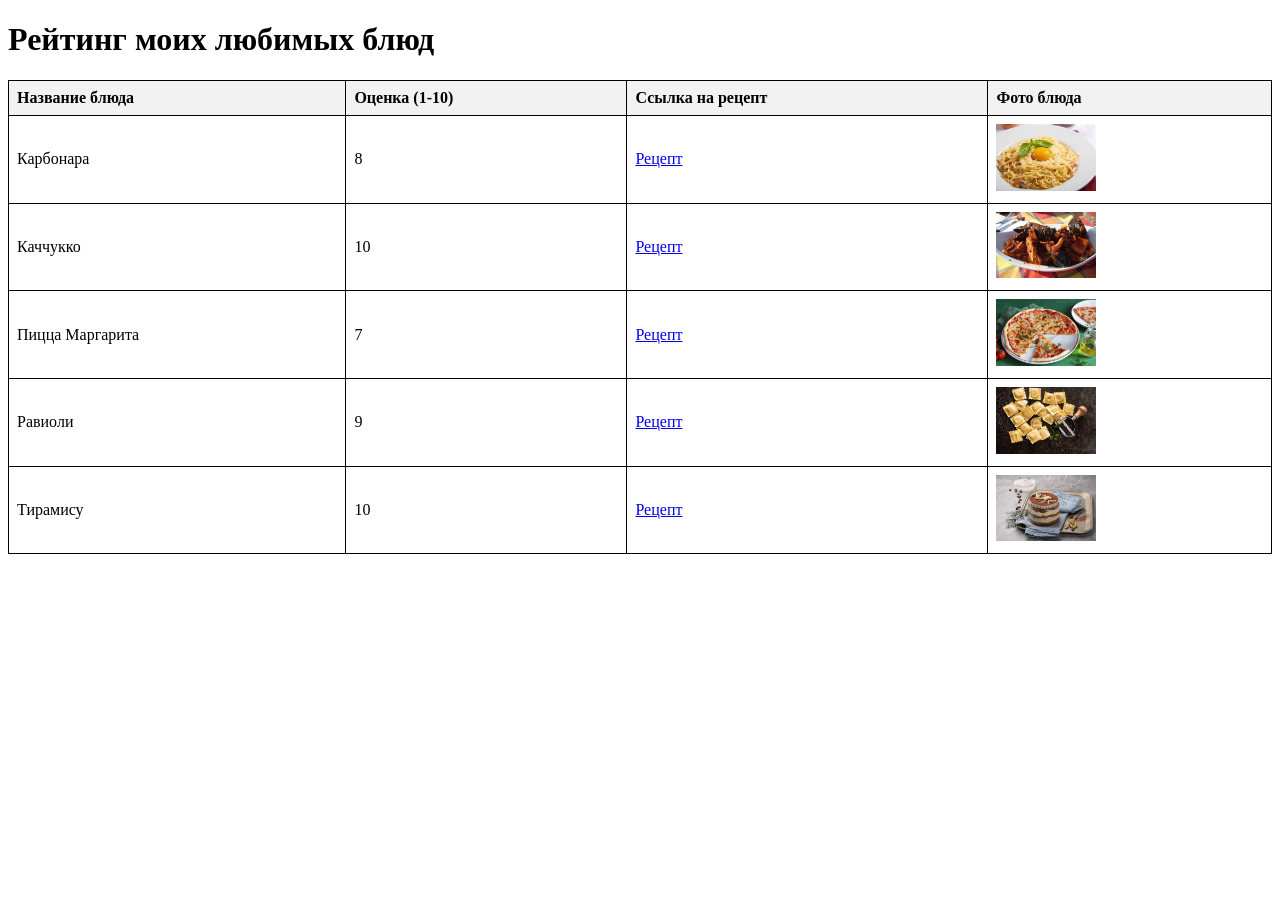
<file: index.html>
<!DOCTYPE html>
<html lang="ru">
<head>
    <meta charset="UTF-8">
    <meta name="viewport" content="width=device-width, initial-scale=1.0">
    <title>Рейтинг блюд</title>
    <style>
        table {
            width: 100%;
            border-collapse: collapse;
        }
        th, td {
            border: 1px solid black;
            padding: 8px;
            text-align: left;
        }
        th {
            background-color: #f2f2f2;
        }
        img {
            max-width: 100%;
            height: auto;
        }
    </style>
</head>
<body>
    <!-- Заголовок страницы -->
    <h1>Рейтинг моих любимых блюд</h1>

    <!-- Таблица с рейтингом блюд -->
    <table>
        <!-- Заголовки столбцов -->
        <tr>
            <th>Название блюда</th>
            <th>Оценка (1-10)</th>
            <th>Ссылка на рецепт</th>
            <th>Фото блюда</th>
        </tr>
        <!-- Первая строка данных -->
        <tr>
            <td>Карбонара</td>
            <td>8</td>
            <td><a href="https://lafoy.ru/blyuda-italyanskoy-kuhni-recepty-1548?ysclid=meofl042ny339164509">Рецепт</a></td>
            <td><a href="https://cloud.mail.ru/public/acHD/4rHN6trkG"  target="_blank"><img src="img/Карбонара.jpg" width="100" alt="Карбонара"></a></td>
        </tr>
        <!-- Вторая строка данных -->
        <tr>
            <td>Каччукко</td>
            <td>10</td>
            <td><a href="https://lafoy.ru/blyuda-italyanskoy-kuhni-recepty-1548?ysclid=meofl042ny339164509">Рецепт</a></td>
            <td><a href="https://cloud.mail.ru/public/uWXW/hL62FCieu" target="_blank"><img src="img/Каччукко.jpg" width="100" alt="Каччукко"></a></td>
        </tr>
        <!-- Третья строка данных -->
        <tr>
            <td>Пицца Маргарита</td>
            <td>7</td>
            <td><a href="https://lafoy.ru/blyuda-italyanskoy-kuhni-recepty-1548?ysclid=meofl042ny339164509">Рецепт</a></td>
            <td><a href="https://cloud.mail.ru/public/XS9Z/qEYfUo7X3" target="_blank"><img src="img/Пицца Маргарита.jpg" width="100" alt="Пицца Маргарита"></a></td>
        </tr>
        <!-- Четвертая строка данных -->
        <tr>
            <td>Равиоли</td>
            <td>9</td>
            <td><a href="https://lafoy.ru/blyuda-italyanskoy-kuhni-recepty-1548?ysclid=meofl042ny339164509">Рецепт</a></td>
            <td><a href="https://cloud.mail.ru/public/4qYf/W8x1v3fXc" target="_blank"><img src="img/Равиоли.jpg" width="100" alt="Равиоли"></a></td>
        </tr>
        <!-- Пятая строка данных -->
        <tr>
            <td>Тирамису</td>
            <td>10</td>
            <td><a href="https://lafoy.ru/blyuda-italyanskoy-kuhni-recepty-1548?ysclid=meofl042ny339164509">Рецепт</a></td>
            <td><a href="https://cloud.mail.ru/public/jMVh/oGwXJQApG" target="_blank"><img src="img/Тирамису.jpg" width="100" alt=""></a></td>
        </tr>
    </table>
</body>
</html>
</file>
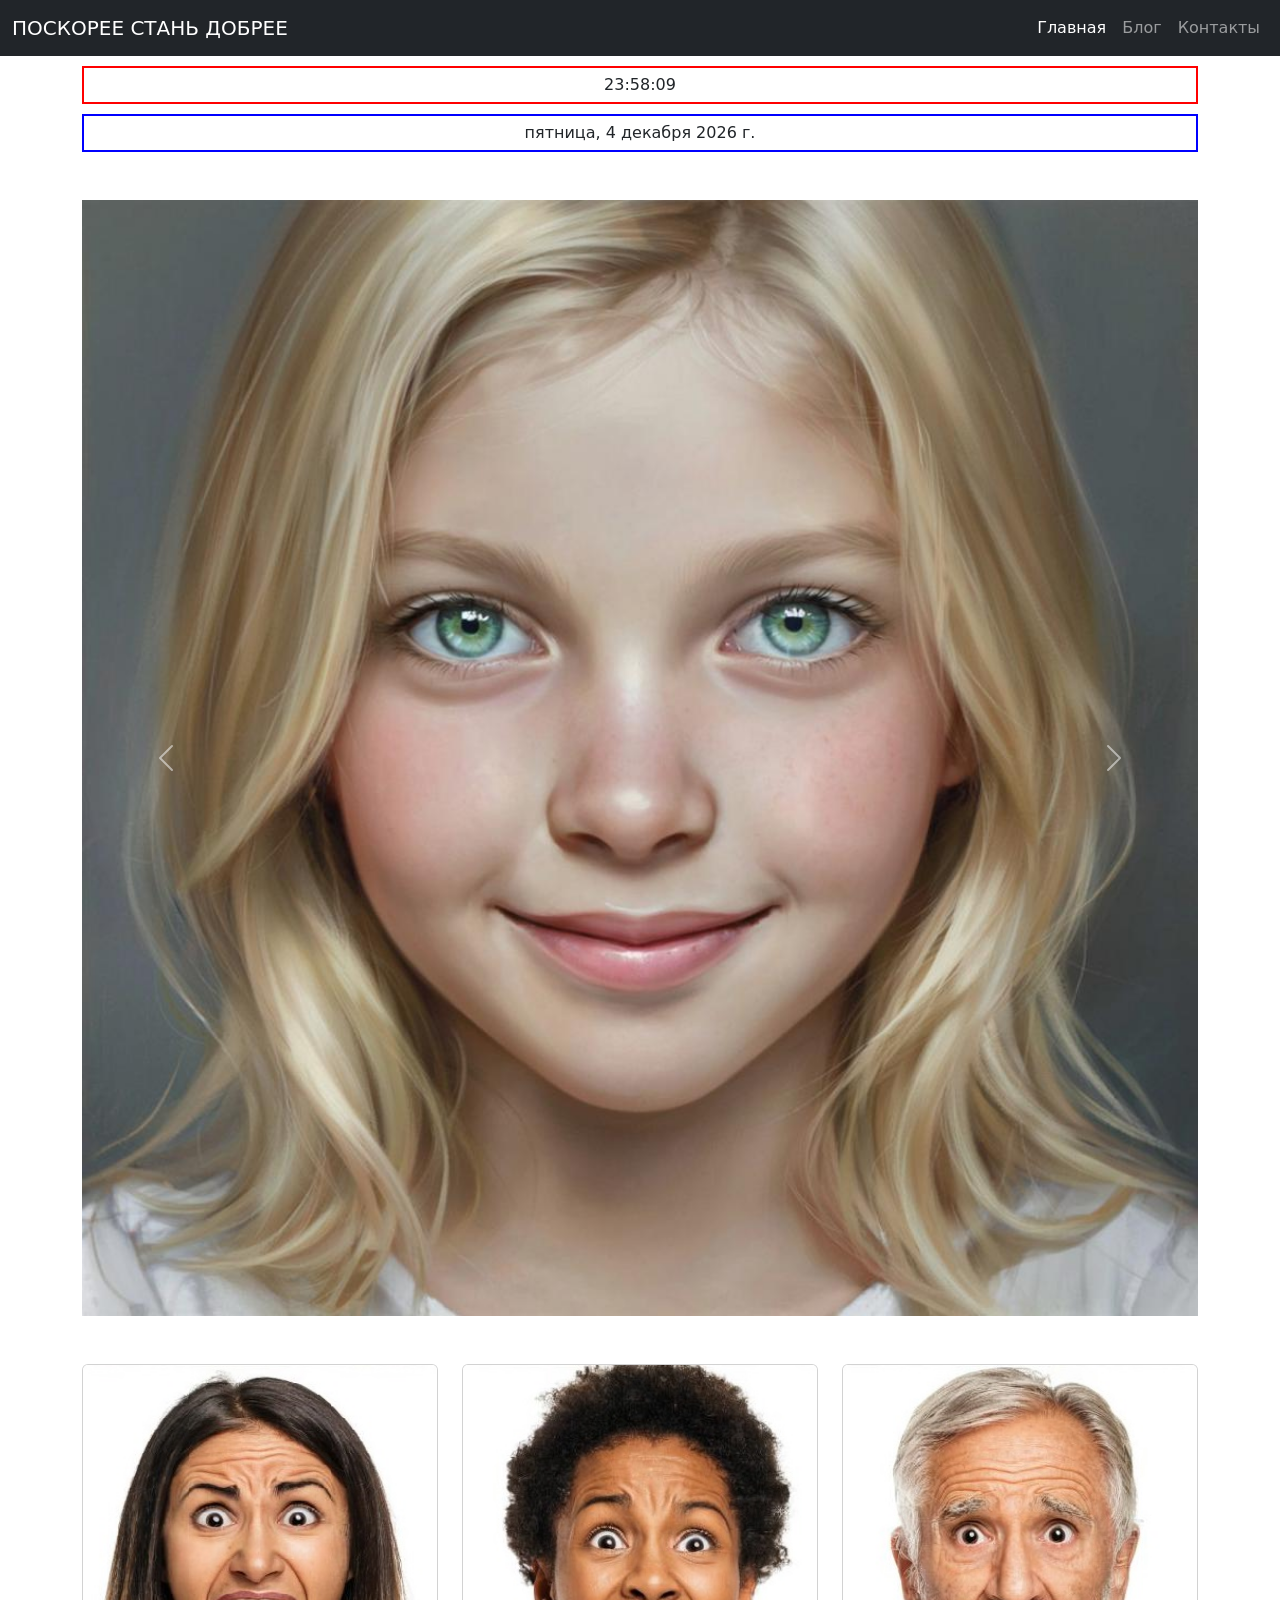
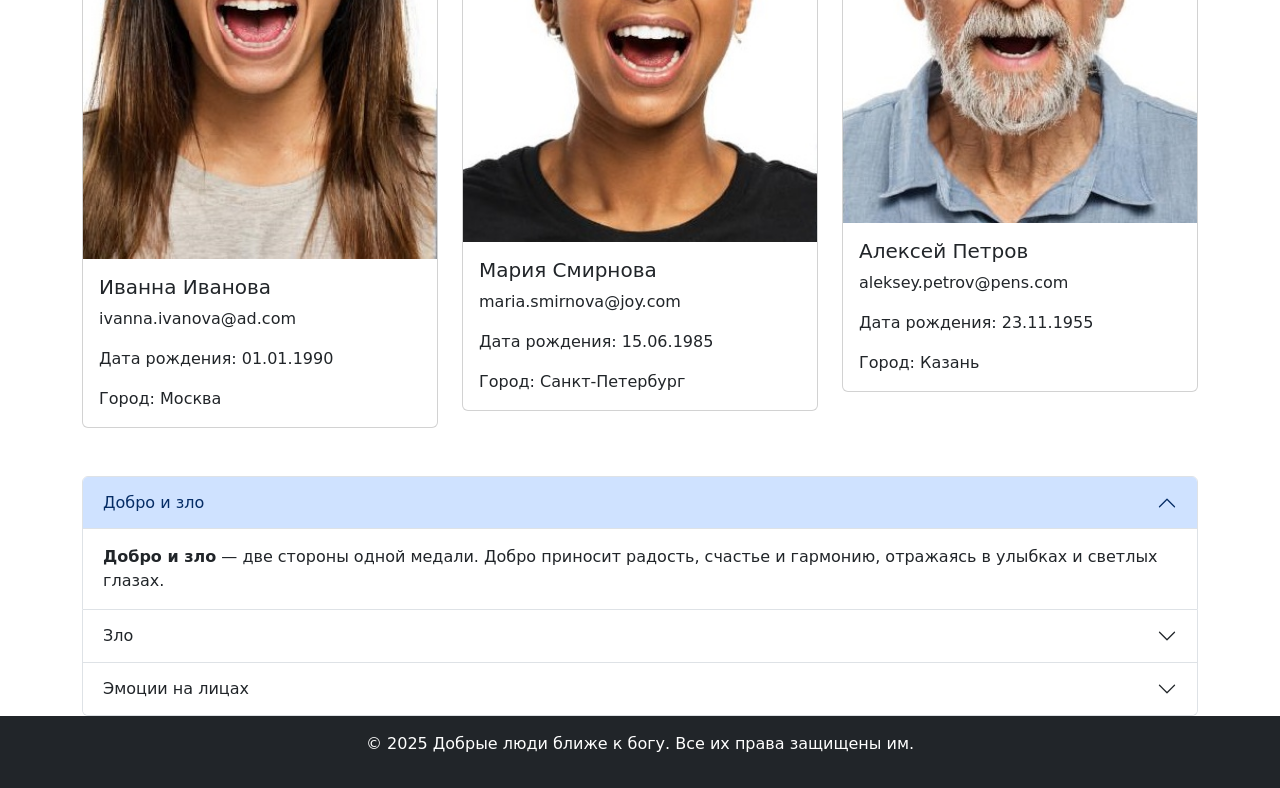
<file: templates/index.html>
<!DOCTYPE html>
<html lang="en">
<head>
    <meta charset="UTF-8">
    <meta name="viewport" content="width=device-width, initial-scale=1">
    <title>Главная страница</title>
    <link href="https://cdn.jsdelivr.net/npm/bootstrap@5.3.3/dist/css/bootstrap.min.css" rel="stylesheet" integrity="sha384-QWTKZyjpPEjISv5WaRU9OFeRpok6YctnYmDr5pNlyT2bRjXh0JMhjY6hW+ALEwIH" crossorigin="anonymous">
       <style>
        #currentTime, #currentDate {
            display: block;
            text-align: center;
            margin: 10px 0;
        }
        #currentTime {
            border: 2px solid red;
            padding: 5px;
        }
        #currentDate {
            border: 2px solid blue;
            padding: 5px;
        }
    </style>
</head>
<body>

    <!-- Шапка сайта -->
    <nav class="navbar navbar-expand-lg navbar-dark bg-dark">
        <div class="container-fluid">
            <a class="navbar-brand" href="#">ПОСКОРЕЕ СТАНЬ ДОБРЕЕ</a>
            <button class="navbar-toggler" type="button" data-bs-toggle="collapse" data-bs-target="#navbarNav" aria-controls="navbarNav" aria-expanded="false" aria-label="Toggle navigation">
                <span class="navbar-toggler-icon"></span>
            </button>
            <div class="collapse navbar-collapse" id="navbarNav">
                <ul class="navbar-nav ms-auto">
                    <li class="nav-item">
                        <a class="nav-link active" href="/">Главная</a>
                    </li>
                    <li class="nav-item">
                        <a class="nav-link" href="/blog/">Блог</a>
                    </li>
                    <li class="nav-item">
                        <a class="nav-link" href="/contacts/">Контакты</a>
                    </li>
                </ul>
            </div>
        </div>
    </nav>

    <!-- Основной контент -->
        <!-- Вывод текущего времени и даты -->
    <div class="container">
        <div id="currentTime"></div>
        <div id="currentDate"></div>
    </div>

    <!-- Основной контент -->
    <div class="container mt-5">
        <!-- Секция слайдера -->
        <div id="carouselExampleControls" class="carousel slide" data-bs-ride="carousel">
            <div class="carousel-inner">
                <div class="carousel-item active">
                    <img src="../static/image/w3.jpg"  class="d-block w-100" alt="...">
                </div>
                <div class="carousel-item">
                    <img src="../static/image/m2.jpg" class="d-block w-100" alt="...">
                </div>
                <div class="carousel-item">
                    <img src="../static/image/m3.jpg" class="d-block w-100" alt="...">
                </div>
            </div>
            <button class="carousel-control-prev" type="button" data-bs-target="#carouselExampleControls" data-bs-slide="prev">
                <span class="carousel-control-prev-icon" aria-hidden="true"></span>
                <span class="visually-hidden">Previous</span>
            </button>
            <button class="carousel-control-next" type="button" data-bs-target="#carouselExampleControls" data-bs-slide="next">
                <span class="carousel-control-next-icon" aria-hidden="true"></span>
                <span class="visually-hidden">Next</span>
            </button>
        </div>

        <!-- Секция с карточками -->
        <div class="row mt-5">
            <div class="col-md-4">
                <div class="card">
                    <img src="../static/image/w2.jpg" class="card-img-top" alt="User 1">
                    <div class="card-body">
                        <h5 class="card-title">Иванна Иванова</h5>
                        <p class="card-text">ivanna.ivanova@ad.com</p>
                        <p class="card-text">Дата рождения: 01.01.1990</p>
                        <p class="card-text">Город: Москва</p>
                    </div>
                </div>
            </div>
            <div class="col-md-4">
                <div class="card">
                    <img src="../static/image/w1.jpg" class="card-img-top" alt="User 2">
                    <div class="card-body">
                        <h5 class="card-title">Мария Смирнова</h5>
                        <p class="card-text">maria.smirnova@joy.com</p>
                        <p class="card-text">Дата рождения: 15.06.1985</p>
                        <p class="card-text">Город: Санкт-Петербург</p>
                    </div>
                </div>
            </div>
            <div class="col-md-4">
                <div class="card">
                    <img src="../static/image/m1.jpg" class="card-img-top" alt="User 3">
                    <div class="card-body">
                        <h5 class="card-title">Алексей Петров</h5>
                        <p class="card-text">aleksey.petrov@pens.com</p>
                        <p class="card-text">Дата рождения: 23.11.1955</p>
                        <p class="card-text">Город: Казань</p>
                    </div>
                </div>
            </div>
        </div>

        <!-- Секция аккордеона -->
        <div class="accordion mt-5" id="accordionExample">
            <div class="accordion-item">
                <h2 class="accordion-header" id="headingOne">
                    <button class="accordion-button" type="button" data-bs-toggle="collapse" data-bs-target="#collapseOne" aria-expanded="true" aria-controls="collapseOne">
                        Добро и зло
                    </button>
                </h2>
                <div id="collapseOne" class="accordion-collapse collapse show" aria-labelledby="headingOne" data-bs-parent="#accordionExample">
                    <div class="accordion-body">
                        <strong>Добро и зло</strong>  — две стороны одной медали. Добро приносит радость, счастье и гармонию, отражаясь в улыбках и светлых глазах.
                    </div>
                </div>
            </div>
            <div class="accordion-item">
                <h2 class="accordion-header" id="headingTwo">
                    <button class="accordion-button collapsed" type="button" data-bs-toggle="collapse" data-bs-target="#collapseTwo" aria-expanded="false" aria-controls="collapseTwo">
                        Зло
                    </button>
                </h2>
                <div id="collapseTwo" class="accordion-collapse collapse" aria-labelledby="headingTwo" data-bs-parent="#accordionExample">
                    <div class="accordion-body">
                        <strong>Зло</strong> , напротив, вызывает страх, боль и страдания, оставляя следы на лицах в виде морщин и печали.
                    </div>
                </div>
            </div>
            <div class="accordion-item">
                <h2 class="accordion-header" id="headingThree">
                    <button class="accordion-button collapsed" type="button" data-bs-toggle="collapse" data-bs-target="#collapseThree" aria-expanded="false" aria-controls="collapseThree">
                        Эмоции на лицах
                    </button>
                </h2>
                <div id="collapseThree" class="accordion-collapse collapse" aria-labelledby="headingThree" data-bs-parent="#accordionExample">
                    <div class="accordion-body">
                        <strong>Эмоции на лицах</strong>  — это зеркало души, показывающее, что внутри нас живет добро или зло. Эмоции на лицах — это не просто мимолетные выражения, а глубокие отражения внутреннего мира человека. Улыбка может согреть сердце, а взгляд, полный грусти, передать всю глубину пережитого. Лицо — это книга, в которой можно прочитать историю жизни, наполненную радостью, болью, надеждой и отчаянием.
                    </div>
                </div>
            </div>
        </div>
    </div>

    <!-- Футер -->
    <footer class="bg-dark text-white text-center py-3">
        <div class="container">
            <p>© 2025 Добрые люди ближе к богу. Все их права защищены им.</p>
        </div>
    </footer>

    <script src="https://cdn.jsdelivr.net/npm/bootstrap@5.3.3/dist/js/bootstrap.bundle.min.js" integrity="sha384-YvpcrYf0tY3lHB60NNkmXc5s9fDVZLESaAA55NDzOxhy9GkcIdslK1eN7N6jIeHz" crossorigin="anonymous"></script>

    <!-- Скрипт для отображения текущего времени и даты -->
    <script>
        function updateTime() {
            const now = new Date();
            const optionsTime = { hour: 'numeric', minute: 'numeric', second: 'numeric' };
            const optionsDate = { weekday: 'long', year: 'numeric', month: 'long', day: 'numeric' };
            const formattedTime = now.toLocaleTimeString('ru-RU', optionsTime);
            const formattedDate = now.toLocaleDateString('ru-RU', optionsDate);
            document.getElementById('currentTime').innerText = formattedTime;
            document.getElementById('currentDate').innerText = formattedDate;
        }

        // Обновляем время и дату при загрузке страницы
        updateTime();

        // Обновляем время каждую секунду
        setInterval(updateTime, 1000);
    </script>
</body>
</html>
</file>
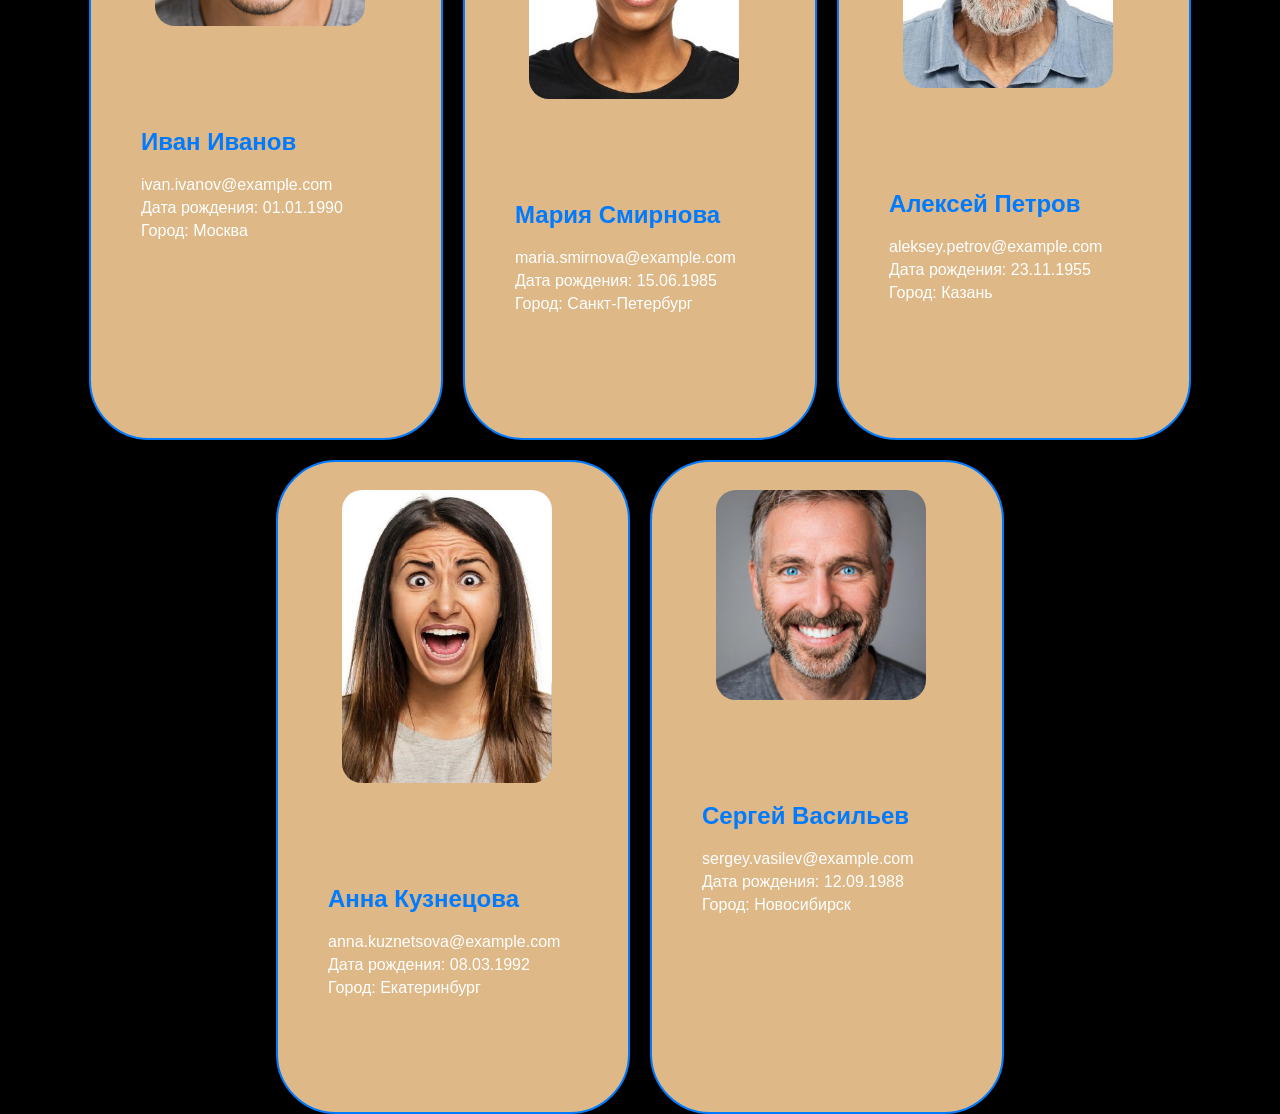
<file: index2.html>
<!DOCTYPE html>
<html lang="en">
<head>
    <meta charset="UTF-8">
    <meta name="viewport" content="width=device-width, initial-scale=1.0">
    <title>Карточки пользователей</title>
    <link rel="stylesheet" href="style2.css">
</head>
<body>
    <div class="container">
        <div class="card">
            <div class="photo">
                <img src="img/m3.jpg" width="100"  alt="User 1">
            </div>
            <div class="info">
                <h2>Иван Иванов</h2>
                <p>ivan.ivanov@example.com</p>
                <p>Дата рождения: 01.01.1990</p>
                <p>Город: Москва</p>
            </div>
        </div>
        <div class="card">
            <div class="photo">
                <img src="img/w1.jpg" width="100" alt="User 2">
            </div>
            <div class="info">
                <h2>Мария Смирнова</h2>
                <p>maria.smirnova@example.com</p>
                <p>Дата рождения: 15.06.1985</p>
                <p>Город: Санкт-Петербург</p>
            </div>
        </div>
        <div class="card">
            <div class="photo">
                <img src="img/m1.jpg"   alt="User 3">
            </div>
            <div class="info">
                <h2>Алексей Петров</h2>
                <p>aleksey.petrov@example.com</p>
                <p>Дата рождения: 23.11.1955</p>
                <p>Город: Казань</p>
            </div>
        </div>
        <div class="card">
            <div class="photo">
                <img src="img/w2.jpg"  alt="User 4">
            </div>
            <div class="info">
                <h2>Анна Кузнецова</h2>
                <p>anna.kuznetsova@example.com</p>
                <p>Дата рождения: 08.03.1992</p>
                <p>Город: Екатеринбург</p>
            </div>
        </div>
        <div class="card">
            <div class="photo">
                <img src="img/m2.jpg" alt="User 5">
            </div>
            <div class="info">
                <h2>Сергей Васильев</h2>
                <p>sergey.vasilev@example.com</p>
                <p>Дата рождения: 12.09.1988</p>
                <p>Город: Новосибирск</p>
            </div>
        </div>
    </div>
</body>
</html>
</file>
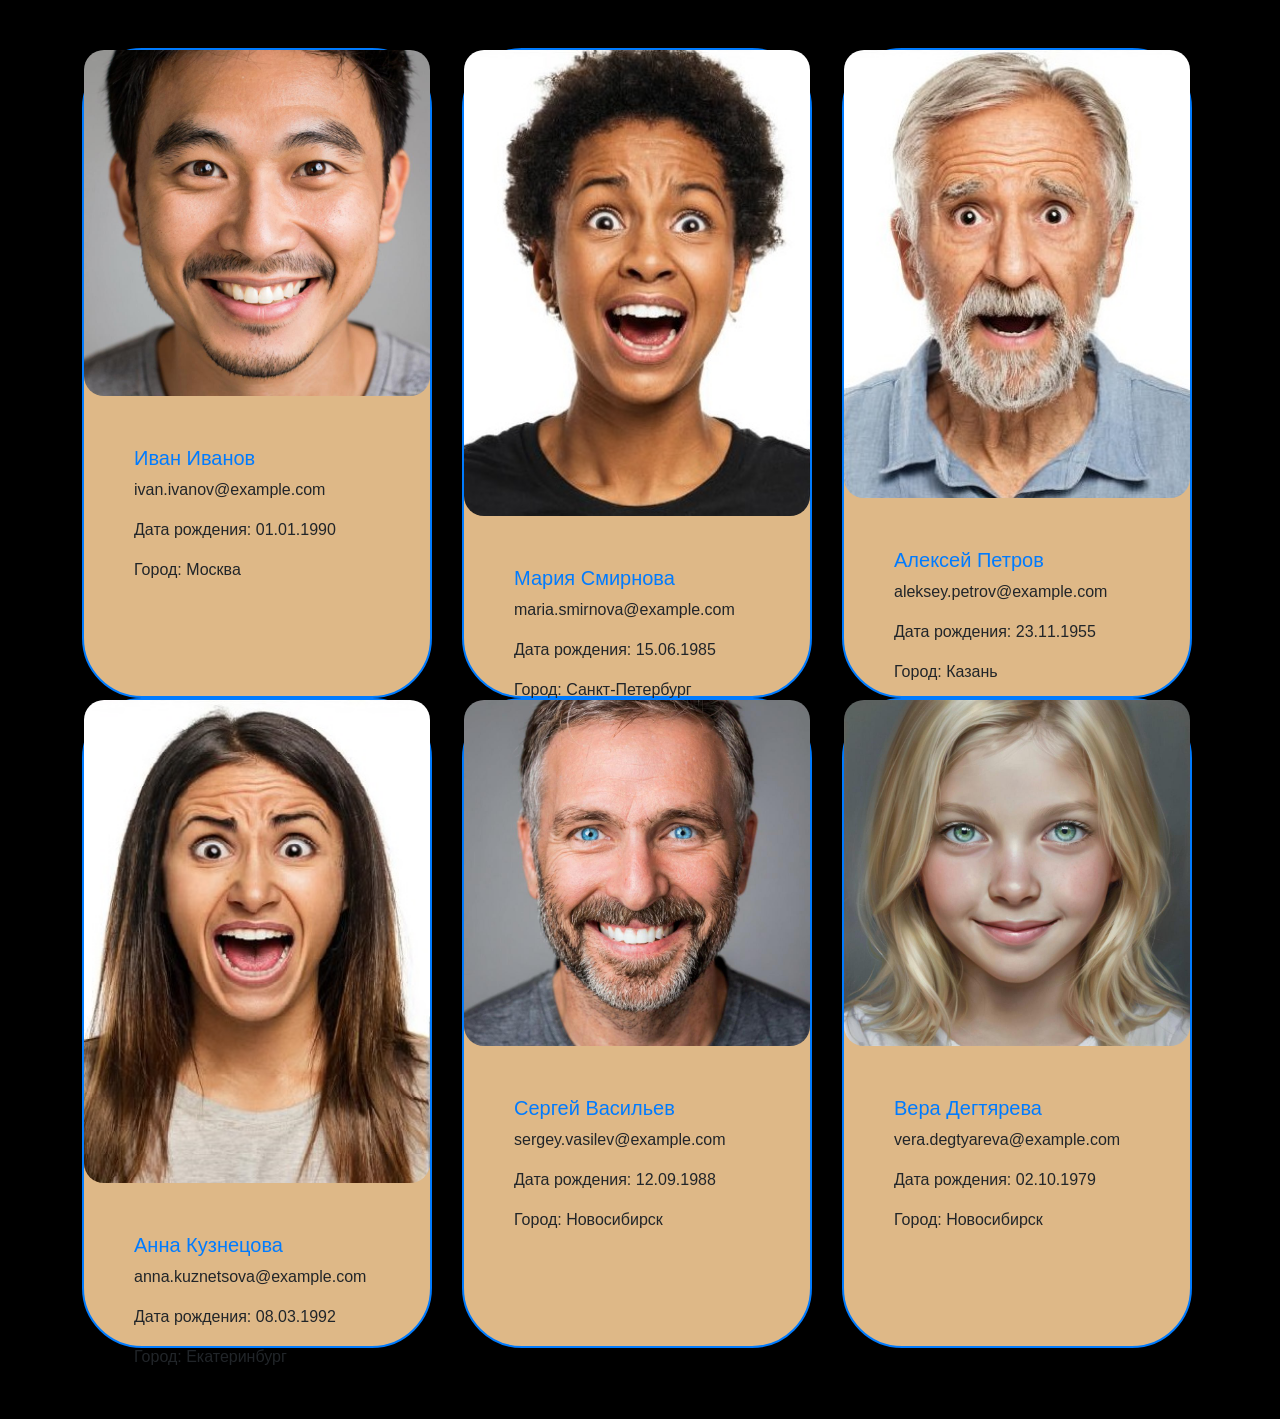
<file: index3.html>
<!DOCTYPE html>
<html lang="en">
<head>
    <meta charset="UTF-8">
    <meta name="viewport" content="width=device-width, initial-scale=1">
    <title>Карточки пользователей</title>
    <link href="https://cdn.jsdelivr.net/npm/bootstrap@5.3.3/dist/css/bootstrap.min.css" rel="stylesheet" integrity="sha384-QWTKZyjpPEjISv5WaRU9OFeRpok6YctnYmDr5pNlyT2bRjXh0JMhjY6hW+ALEwIH" crossorigin="anonymous">
    <style>
        body {
            background-color: #000;
            color: white;
            font-family: Arial, sans-serif;
            margin: 0;
        }

        .card {
            background-color: burlywood;
            border: 2px solid #007BFF;
            border-radius: 60px;
            transition: transform 0.3s ease;
            height: 650px;
            width: 350px;
        }

        .card:hover {
            transform: scale(1.05);
        }

        .card .card-body {
            padding: 50px;
        }

        .card img {
            width: 100%;
            height: auto;
            border-radius: 20px;
        }

        .card h5 {
            color: #007BFF;
        }
    </style>
</head>
<body>
    <div class="container mt-5">
        <div class="row">
            <div class="col-md-4">
                <div class="card">
                    <img src="img/m3.jpg" class="card-img-top" alt="User 1">
                    <div class="card-body">
                        <h5 class="card-title">Иван Иванов</h5>
                        <p class="card-text">ivan.ivanov@example.com</p>
                        <p class="card-text">Дата рождения: 01.01.1990</p>
                        <p class="card-text">Город: Москва</p>
                    </div>
                </div>
            </div>
            <div class="col-md-4">
                <div class="card">
                    <img src="img/w1.jpg" class="card-img-top" alt="User 2">
                    <div class="card-body">
                        <h5 class="card-title">Мария Смирнова</h5>
                        <p class="card-text">maria.smirnova@example.com</p>
                        <p class="card-text">Дата рождения: 15.06.1985</p>
                        <p class="card-text">Город: Санкт-Петербург</p>
                    </div>
                </div>
            </div>
            <div class="col-md-4">
                <div class="card">
                    <img src="img/m1.jpg" class="card-img-top" alt="User 3">
                    <div class="card-body">
                        <h5 class="card-title">Алексей Петров</h5>
                        <p class="card-text">aleksey.petrov@example.com</p>
                        <p class="card-text">Дата рождения: 23.11.1955</p>
                        <p class="card-text">Город: Казань</p>
                    </div>
                </div>
            </div>
            <div class="col-md-4">
                <div class="card">
                    <img src="img/w2.jpg" class="card-img-top" alt="User 4">
                    <div class="card-body">
                        <h5 class="card-title">Анна Кузнецова</h5>
                        <p class="card-text">anna.kuznetsova@example.com</p>
                        <p class="card-text">Дата рождения: 08.03.1992</p>
                        <p class="card-text">Город: Екатеринбург</p>
                    </div>
                </div>
            </div>
            <div class="col-md-4">
                <div class="card">
                    <img src="img/m2.jpg" class="card-img-top" alt="User 5">
                    <div class="card-body">
                        <h5 class="card-title">Сергей Васильев</h5>
                        <p class="card-text">sergey.vasilev@example.com</p>
                        <p class="card-text">Дата рождения: 12.09.1988</p>
                        <p class="card-text">Город: Новосибирск</p>
                    </div>
                </div>
            </div>
            <div class="col-md-4">
                <div class="card">
                    <img src="img/w3.jpg" class="card-img-top" alt="User 6">
                    <div class="card-body">
                        <h5 class="card-title">Вера Дегтярева</h5>
                        <p class="card-text">vera.degtyareva@example.com</p>
                        <p class="card-text">Дата рождения: 02.10.1979</p>
                        <p class="card-text">Город: Новосибирск</p>
                    </div>
                </div>
            </div>
        </div>
    </div>

    <script src="https://cdn.jsdelivr.net/npm/bootstrap@5.3.3/dist/js/bootstrap.bundle.min.js" integrity="sha384-YvpcrYf0tY3lHB60NNkmXc5s9fDVZLESaAA55NDzOxhy9GkcIdslK1eN7N6jIeHz" crossorigin="anonymous"></script>
</body>
</html>
</file>
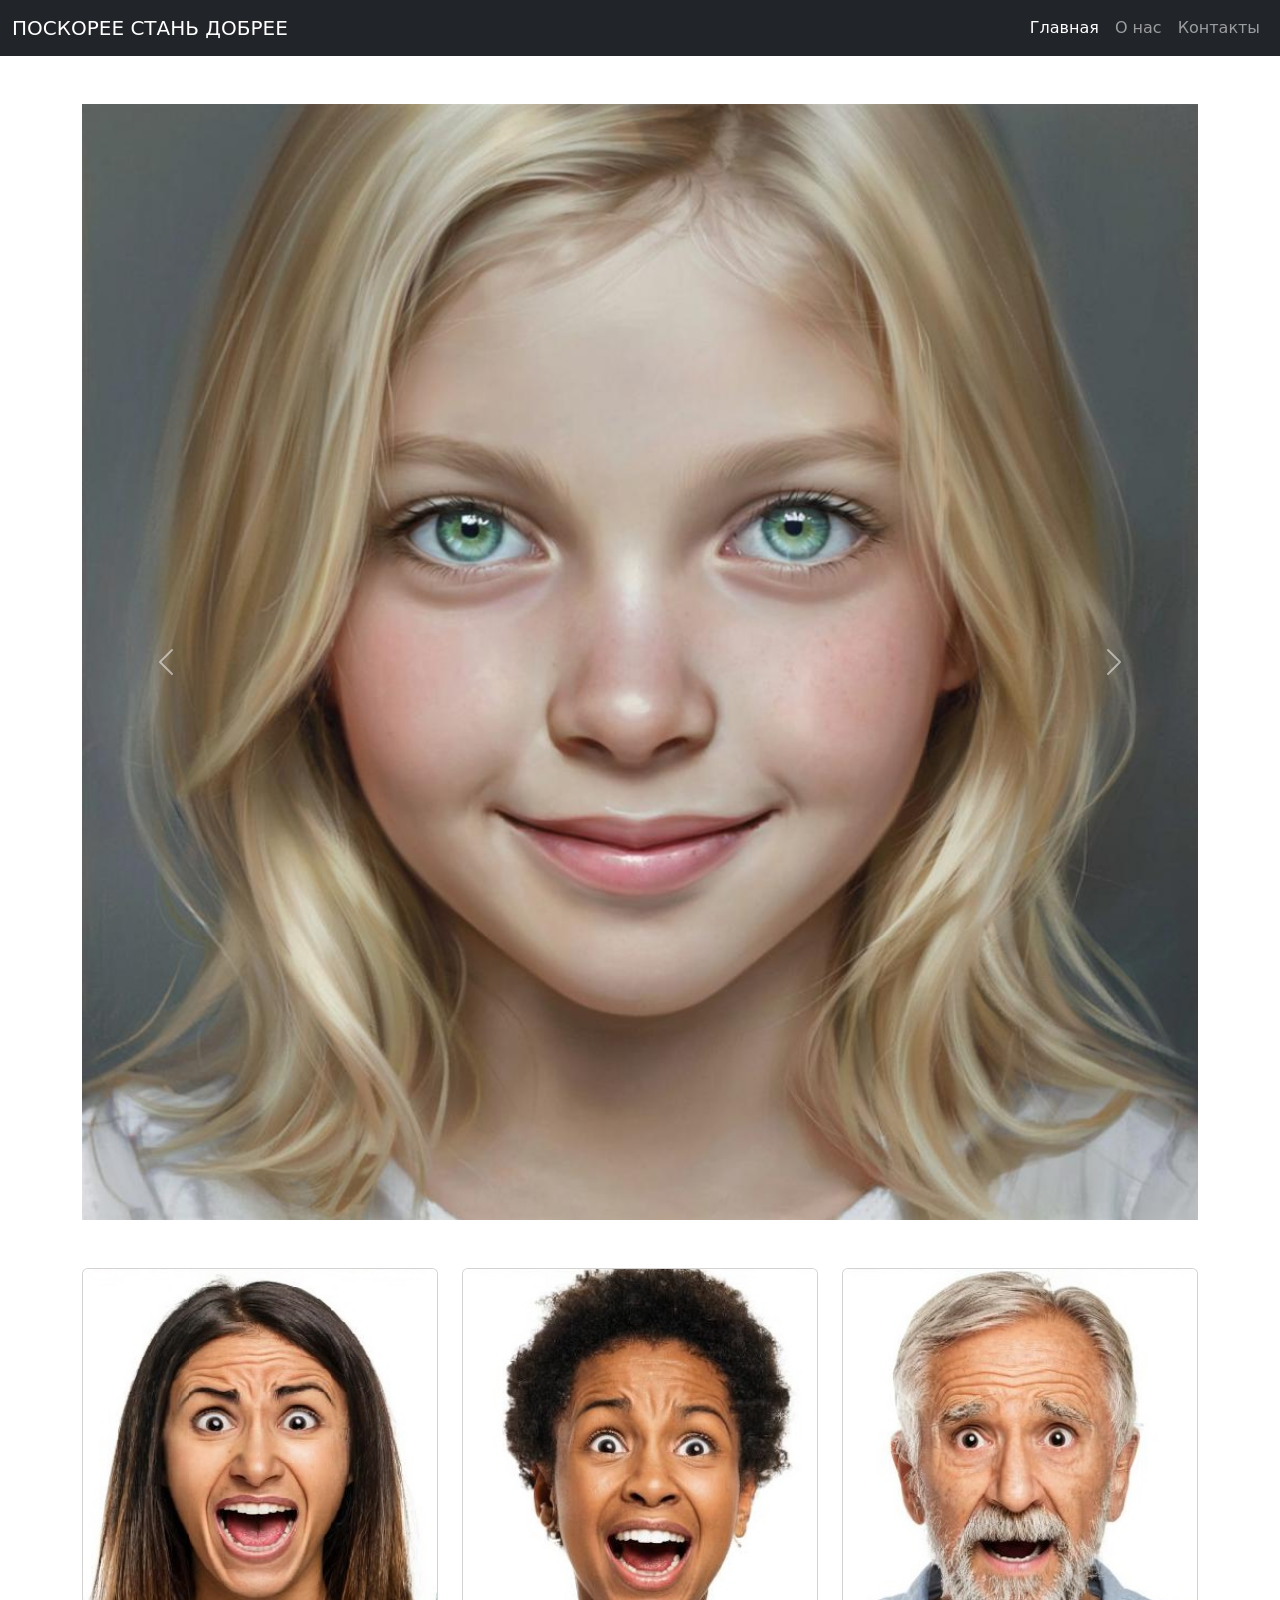
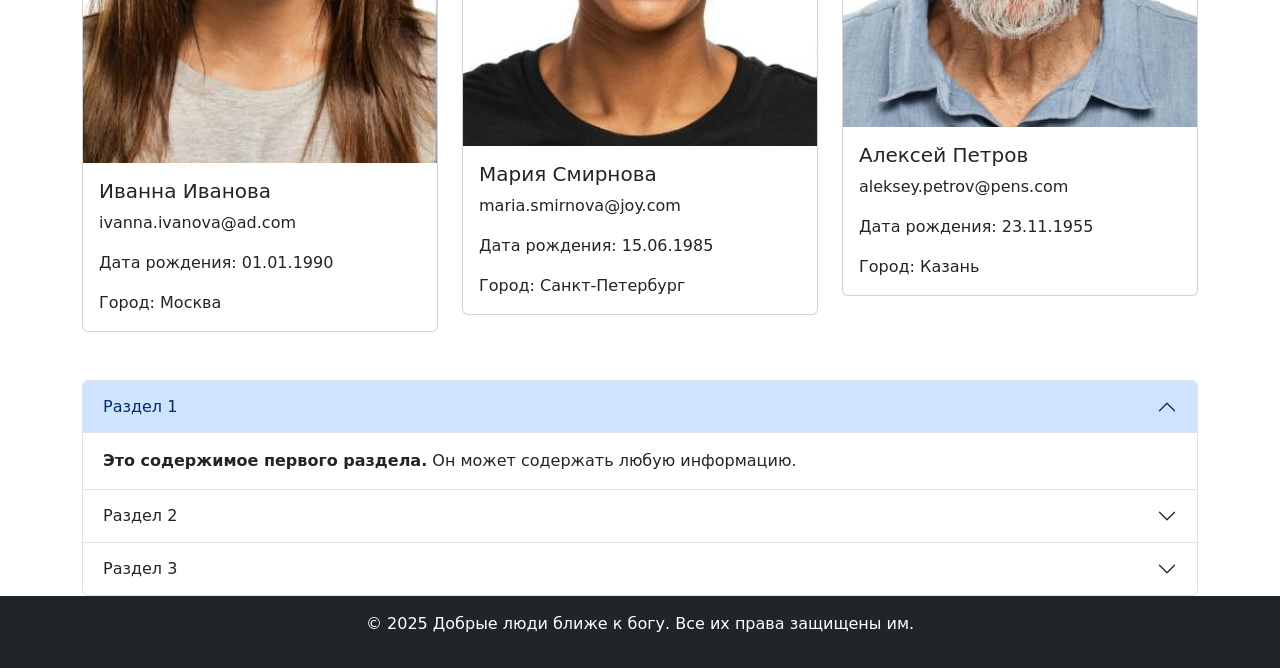
<file: main.html>
<!DOCTYPE html>
<html lang="en">
<head>
    <meta charset="UTF-8">
    <meta name="viewport" content="width=device-width, initial-scale=1">
    <title>Bootstrap Example</title>
    <link href="https://cdn.jsdelivr.net/npm/bootstrap@5.3.3/dist/css/bootstrap.min.css" rel="stylesheet" integrity="sha384-QWTKZyjpPEjISv5WaRU9OFeRpok6YctnYmDr5pNlyT2bRjXh0JMhjY6hW+ALEwIH" crossorigin="anonymous">
</head>
<body>

    <!-- Шапка сайта -->
    <nav class="navbar navbar-expand-lg navbar-dark bg-dark">
        <div class="container-fluid">
            <a class="navbar-brand" href="#">ПОСКОРЕЕ СТАНЬ ДОБРЕЕ</a>
            <button class="navbar-toggler" type="button" data-bs-toggle="collapse" data-bs-target="#navbarNav" aria-controls="navbarNav" aria-expanded="false" aria-label="Toggle navigation">
                <span class="navbar-toggler-icon"></span>
            </button>
            <div class="collapse navbar-collapse" id="navbarNav">
                <ul class="navbar-nav ms-auto">
                    <li class="nav-item">
                        <a class="nav-link active" href="#">Главная</a>
                    </li>
                    <li class="nav-item">
                        <a class="nav-link" href="#">О нас</a>
                    </li>
                    <li class="nav-item">
                        <a class="nav-link" href="#">Контакты</a>
                    </li>
                </ul>
            </div>
        </div>
    </nav>

    <!-- Основной контент -->
    <div class="container mt-5">
        <!-- Секция слайдера -->
        <div id="carouselExampleControls" class="carousel slide" data-bs-ride="carousel">
            <div class="carousel-inner">
                <div class="carousel-item active">
                    <img src="img/w3.jpg" class="d-block w-100" alt="...">
                </div>
                <div class="carousel-item">
                    <img src="img/m2.jpg" class="d-block w-100" alt="...">
                </div>
                <div class="carousel-item">
                    <img src="img/m3.jpg" class="d-block w-100" alt="...">
                </div>
            </div>
            <button class="carousel-control-prev" type="button" data-bs-target="#carouselExampleControls" data-bs-slide="prev">
                <span class="carousel-control-prev-icon" aria-hidden="true"></span>
                <span class="visually-hidden">Previous</span>
            </button>
            <button class="carousel-control-next" type="button" data-bs-target="#carouselExampleControls" data-bs-slide="next">
                <span class="carousel-control-next-icon" aria-hidden="true"></span>
                <span class="visually-hidden">Next</span>
            </button>
        </div>

        <!-- Секция с карточками -->
        <div class="row mt-5">
            <div class="col-md-4">
                <div class="card">
                    <img src="img/w2.jpg" class="card-img-top" alt="User 1">
                    <div class="card-body">
                        <h5 class="card-title">Иванна Иванова</h5>
                        <p class="card-text">ivanna.ivanova@ad.com</p>
                        <p class="card-text">Дата рождения: 01.01.1990</p>
                        <p class="card-text">Город: Москва</p>
                    </div>
                </div>
            </div>
            <div class="col-md-4">
                <div class="card">
                    <img src="img/w1.jpg" class="card-img-top" alt="User 2">
                    <div class="card-body">
                        <h5 class="card-title">Мария Смирнова</h5>
                        <p class="card-text">maria.smirnova@joy.com</p>
                        <p class="card-text">Дата рождения: 15.06.1985</p>
                        <p class="card-text">Город: Санкт-Петербург</p>
                    </div>
                </div>
            </div>
            <div class="col-md-4">
                <div class="card">
                    <img src="img/m1.jpg" class="card-img-top" alt="User 3">
                    <div class="card-body">
                        <h5 class="card-title">Алексей Петров</h5>
                        <p class="card-text">aleksey.petrov@pens.com</p>
                        <p class="card-text">Дата рождения: 23.11.1955</p>
                        <p class="card-text">Город: Казань</p>
                    </div>
                </div>
            </div>
        </div>

        <!-- Секция аккордеона -->
        <div class="accordion mt-5" id="accordionExample">
            <div class="accordion-item">
                <h2 class="accordion-header" id="headingOne">
                    <button class="accordion-button" type="button" data-bs-toggle="collapse" data-bs-target="#collapseOne" aria-expanded="true" aria-controls="collapseOne">
                        Раздел 1
                    </button>
                </h2>
                <div id="collapseOne" class="accordion-collapse collapse show" aria-labelledby="headingOne" data-bs-parent="#accordionExample">
                    <div class="accordion-body">
                        <strong>Это содержимое первого раздела.</strong> Он может содержать любую информацию.
                    </div>
                </div>
            </div>
            <div class="accordion-item">
                <h2 class="accordion-header" id="headingTwo">
                    <button class="accordion-button collapsed" type="button" data-bs-toggle="collapse" data-bs-target="#collapseTwo" aria-expanded="false" aria-controls="collapseTwo">
                        Раздел 2
                    </button>
                </h2>
                <div id="collapseTwo" class="accordion-collapse collapse" aria-labelledby="headingTwo" data-bs-parent="#accordionExample">
                    <div class="accordion-body">
                        <strong>Это содержимое второго раздела.</strong> Он может содержать любую информацию.
                    </div>
                </div>
            </div>
            <div class="accordion-item">
                <h2 class="accordion-header" id="headingThree">
                    <button class="accordion-button collapsed" type="button" data-bs-toggle="collapse" data-bs-target="#collapseThree" aria-expanded="false" aria-controls="collapseThree">
                        Раздел 3
                    </button>
                </h2>
                <div id="collapseThree" class="accordion-collapse collapse" aria-labelledby="headingThree" data-bs-parent="#accordionExample">
                    <div class="accordion-body">
                        <strong>Это содержимое третьего раздела.</strong> Он может содержать любую информацию.
                    </div>
                </div>
            </div>
        </div>
    </div>

    <!-- Футер -->
    <footer class="bg-dark text-white text-center py-3">
        <div class="container">
            <p>© 2025 Добрые люди ближе к богу. Все их права защищены им.</p>
        </div>
    </footer>

    <script src="https://cdn.jsdelivr.net/npm/bootstrap@5.3.3/dist/js/bootstrap.bundle.min.js" integrity="sha384-YvpcrYf0tY3lHB60NNkmXc5s9fDVZLESaAA55NDzOxhy9GkcIdslK1eN7N6jIeHz" crossorigin="anonymous"></script>
</body>
</html>
</file>
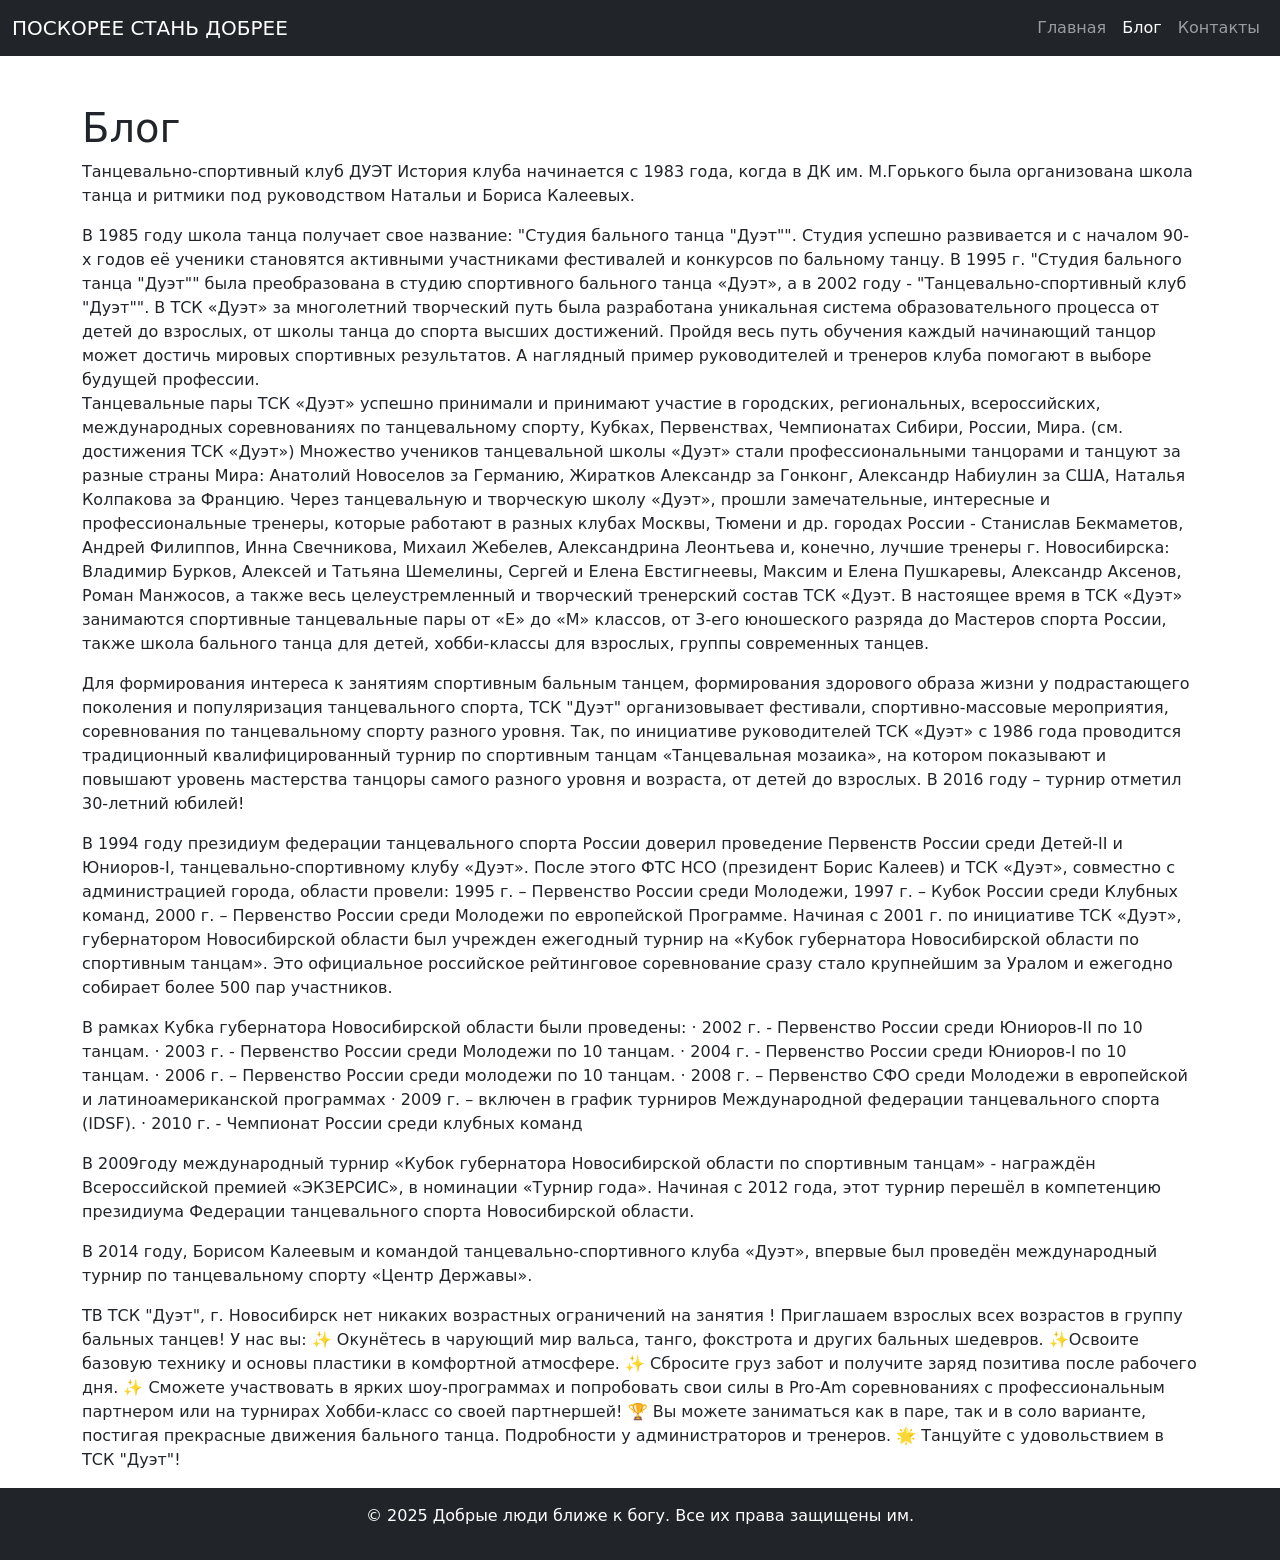
<file: templates/blog.html>
<!DOCTYPE html>
<html lang="en">
<head>
    <meta charset="UTF-8">
    <meta name="viewport" content="width=device-width, initial-scale=1">
    <title>Блог</title>
    <link href="https://cdn.jsdelivr.net/npm/bootstrap@5.3.3/dist/css/bootstrap.min.css" rel="stylesheet" integrity="sha384-QWTKZyjpPEjISv5WaRU9OFeRpok6YctnYmDr5pNlyT2bRjXh0JMhjY6hW+ALEwIH" crossorigin="anonymous">
</head>
<body>

    <!-- Шапка сайта -->
    <nav class="navbar navbar-expand-lg navbar-dark bg-dark">
        <div class="container-fluid">
            <a class="navbar-brand" href="#">ПОСКОРЕЕ СТАНЬ ДОБРЕЕ</a>
            <button class="navbar-toggler" type="button" data-bs-toggle="collapse" data-bs-target="#navbarNav" aria-controls="navbarNav" aria-expanded="false" aria-label="Toggle navigation">
                <span class="navbar-toggler-icon"></span>
            </button>
            <div class="collapse navbar-collapse" id="navbarNav">
                <ul class="navbar-nav ms-auto">
                    <li class="nav-item">
                        <a class="nav-link" href="/">Главная</a>
                    </li>
                    <li class="nav-item">
                        <a class="nav-link active" href="/blog/">Блог</a>
                    </li>
                    <li class="nav-item">
                        <a class="nav-link" href="/contacts/">Контакты</a>
                    </li>
                </ul>
            </div>
        </div>
    </nav>

    <!-- Основной контент -->
    <div class="container mt-5">
        <h1>Блог</h1>
        <p>Танцевально-спортивный клуб ДУЭТ
            История клуба начинается с 1983 года, когда в ДК им. М.Горького была организована школа танца и ритмики под руководством Натальи и Бориса Калеевых.</p>

В 1985 году школа танца получает свое название: "Студия бального танца "Дуэт"". Студия успешно развивается и с началом 90-х годов её ученики становятся активными участниками фестивалей и конкурсов по бальному танцу.

В 1995 г. "Студия бального танца "Дуэт"" была преобразована в студию спортивного бального танца «Дуэт», а в 2002 году - "Танцевально-спортивный клуб "Дуэт"".

В ТСК «Дуэт» за многолетний творческий путь была разработана уникальная система образовательного процесса от детей до взрослых, от школы танца до спорта высших достижений. Пройдя весь путь обучения каждый начинающий танцор может достичь мировых спортивных результатов. А наглядный пример руководителей и тренеров клуба помогают в выборе будущей профессии.

        <p>Танцевальные пары ТСК «Дуэт» успешно принимали и принимают участие в городских, региональных, всероссийских, международных соревнованиях по танцевальному спорту, Кубках, Первенствах, Чемпионатах Сибири, России, Мира. (см. достижения ТСК «Дуэт»)
Множество учеников танцевальной школы «Дуэт» стали профессиональными танцорами и танцуют за разные страны Мира: Анатолий Новоселов за Германию, Жиратков Александр за Гонконг, Александр Набиулин за США, Наталья Колпакова за Францию.

Через танцевальную и творческую школу «Дуэт», прошли замечательные, интересные и профессиональные тренеры, которые работают в разных клубах Москвы, Тюмени и др. городах России - Станислав Бекмаметов, Андрей Филиппов, Инна Свечникова, Михаил Жебелев, Александрина Леонтьева и, конечно, лучшие тренеры г. Новосибирска: Владимир Бурков, Алексей и Татьяна Шемелины, Сергей и Елена Евстигнеевы, Максим и Елена Пушкаревы, Александр Аксенов, Роман Манжосов, а также весь целеустремленный и творческий тренерский состав ТСК «Дуэт.

В настоящее время в ТСК «Дуэт» занимаются спортивные танцевальные пары от «Е» до «М» классов, от 3-его юношеского разряда до Мастеров спорта России, также школа бального танца для детей, хобби-классы для взрослых, группы современных танцев.

        <p>Для формирования интереса к занятиям спортивным бальным танцем, формирования здорового образа жизни у подрастающего поколения и популяризация танцевального спорта, ТСК "Дуэт" организовывает фестивали, спортивно-массовые мероприятия, соревнования по танцевальному спорту разного уровня. Так, по инициативе руководителей ТСК «Дуэт» с 1986 года проводится традиционный квалифицированный турнир по спортивным танцам «Танцевальная мозаика», на котором показывают и повышают уровень мастерства танцоры самого разного уровня и возраста, от детей до взрослых. В 2016 году – турнир отметил 30-летний юбилей!</p>

В 1994 году президиум федерации танцевального спорта России доверил проведение Первенств России среди Детей-II и Юниоров-I, танцевально-спортивному клубу «Дуэт». После этого ФТС НСО (президент Борис Калеев) и ТСК «Дуэт», совместно с администрацией города, области провели: 1995 г. – Первенство России среди Молодежи, 1997 г. – Кубок России среди Клубных команд, 2000 г. – Первенство России среди Молодежи по европейской Программе.
Начиная с 2001 г. по инициативе ТСК «Дуэт», губернатором Новосибирской области был учрежден ежегодный турнир на «Кубок губернатора Новосибирской области по спортивным танцам». Это официальное российское рейтинговое соревнование сразу стало крупнейшим за Уралом и ежегодно собирает более 500 пар участников.</p>

        <p>В рамках Кубка губернатора Новосибирской области были проведены:
·      2002 г. - Первенство России среди Юниоров-II по 10 танцам.
·      2003 г. - Первенство России среди Молодежи по 10 танцам.
·      2004 г. - Первенство России среди Юниоров-I по 10 танцам.
·      2006 г. – Первенство России среди молодежи по 10 танцам.
·      2008 г. – Первенство СФО среди Молодежи в европейской и латиноамериканской программах
·      2009 г. – включен в график турниров Международной федерации танцевального спорта (IDSF).
·      2010 г. - Чемпионат России среди клубных команд</p>

        <p>В 2009году международный турнир «Кубок губернатора Новосибирской области по спортивным танцам» - награждён Всероссийской премией «ЭКЗЕРСИС», в номинации «Турнир года».
Начиная с 2012 года, этот турнир перешёл в компетенцию президиума Федерации танцевального спорта Новосибирской области.</p>

В 2014 году, Борисом Калеевым и командой танцевально-спортивного клуба «Дуэт», впервые был проведён международный турнир по танцевальному спорту «Центр Державы».
        </p>
        <p>ТВ ТСК "Дуэт", г. Новосибирск нет никаких возрастных ограничений на занятия !
Приглашаем взрослых всех возрастов
в группу бальных танцев!

У нас вы:

✨ Окунётесь в чарующий мир
вальса, танго, фокстрота и других бальных шедевров.

✨Освоите базовую технику
и основы пластики в комфортной атмосфере.

✨ Сбросите груз забот и получите заряд позитива
после рабочего дня.

✨ Сможете участвовать в ярких шоу-программах
и попробовать свои силы
в Pro-Am соревнованиях с профессиональным партнером
или на турнирах Хобби-класс со своей партнершей!

🏆 Вы можете заниматься как в паре, так и в соло варианте, постигая прекрасные движения бального танца.

Подробности у администраторов и тренеров.

🌟 Танцуйте с удовольствием в ТСК "Дуэт"!
</p>
    </div>

    <!-- Футер -->
    <footer class="bg-dark text-white text-center py-3">
        <div class="container">
            <p>© 2025 Добрые люди ближе к богу. Все их права защищены им.</p>
        </div>
    </footer>

    <script src="https://cdn.jsdelivr.net/npm/bootstrap@5.3.3/dist/js/bootstrap.bundle.min.js" integrity="sha384-YvpcrYf0tY3lHB60NNkmXc5s9fDVZLESaAA55NDzOxhy9GkcIdslK1eN7N6jIeHz" crossorigin="anonymous"></script>
</body>
</html>
</file>
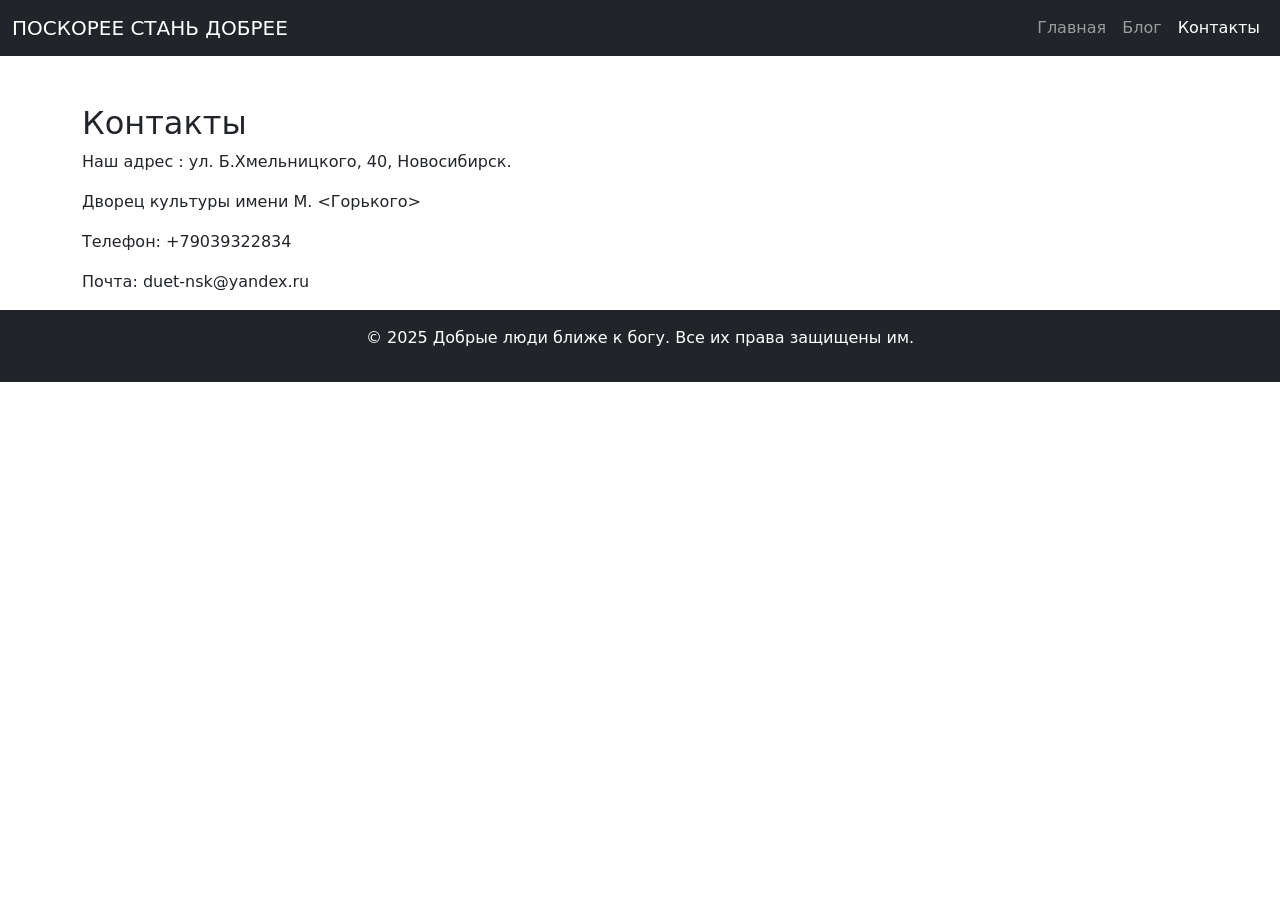
<file: templates/contacts.html>
<!DOCTYPE html>
<html lang="en">
<head>
    <meta charset="UTF-8">
    <meta name="viewport" content="width=device-width, initial-scale=1">
    <title>Контакты</title>
    <link href="https://cdn.jsdelivr.net/npm/bootstrap@5.3.3/dist/css/bootstrap.min.css" rel="stylesheet" integrity="sha384-QWTKZyjpPEjISv5WaRU9OFeRpok6YctnYmDr5pNlyT2bRjXh0JMhjY6hW+ALEwIH" crossorigin="anonymous">
</head>
<body>

    <!-- Шапка сайта -->
    <nav class="navbar navbar-expand-lg navbar-dark bg-dark">
        <div class="container-fluid">
            <a class="navbar-brand" href="#">ПОСКОРЕЕ СТАНЬ ДОБРЕЕ</a>
            <button class="navbar-toggler" type="button" data-bs-toggle="collapse" data-bs-target="#navbarNav" aria-controls="navbarNav" aria-expanded="false" aria-label="Toggle navigation">
                <span class="navbar-toggler-icon"></span>
            </button>
            <div class="collapse navbar-collapse" id="navbarNav">
                <ul class="navbar-nav ms-auto">
                    <li class="nav-item">
                        <a class="nav-link" href="/">Главная</a>
                    </li>
                    <li class="nav-item">
                        <a class="nav-link" href="/blog/">Блог</a>
                    </li>
                    <li class="nav-item">
                        <a class="nav-link active" href="/contacts/">Контакты</a>
                    </li>
                </ul>
            </div>
        </div>
    </nav>

    <!-- Основной контент -->
    <div class="container mt-5">
        <h2>Контакты</h2>
        <p> Наш адрес : ул. Б.Хмельницкого, 40, Новосибирск.</p>
        <p>     Дворец культуры имени М. <Горького></Горького></p>
        <p> Телефон: +79039322834</p>
        <p> Почта: duet-nsk@yandex.ru </p>
    </div>

    <!-- Футер -->
    <footer class="bg-dark text-white text-center py-3">
        <div class="container">
            <p>© 2025 Добрые люди ближе к богу. Все их права защищены им.</p>
        </div>
    </footer>

    <script src="https://cdn.jsdelivr.net/npm/bootstrap@5.3.3/dist/js/bootstrap.bundle.min.js" integrity="sha384-YvpcrYf0tY3lHB60NNkmXc5s9fDVZLESaAA55NDzOxhy9GkcIdslK1eN7N6jIeHz" crossorigin="anonymous"></script>
</body>
</html>
</file>
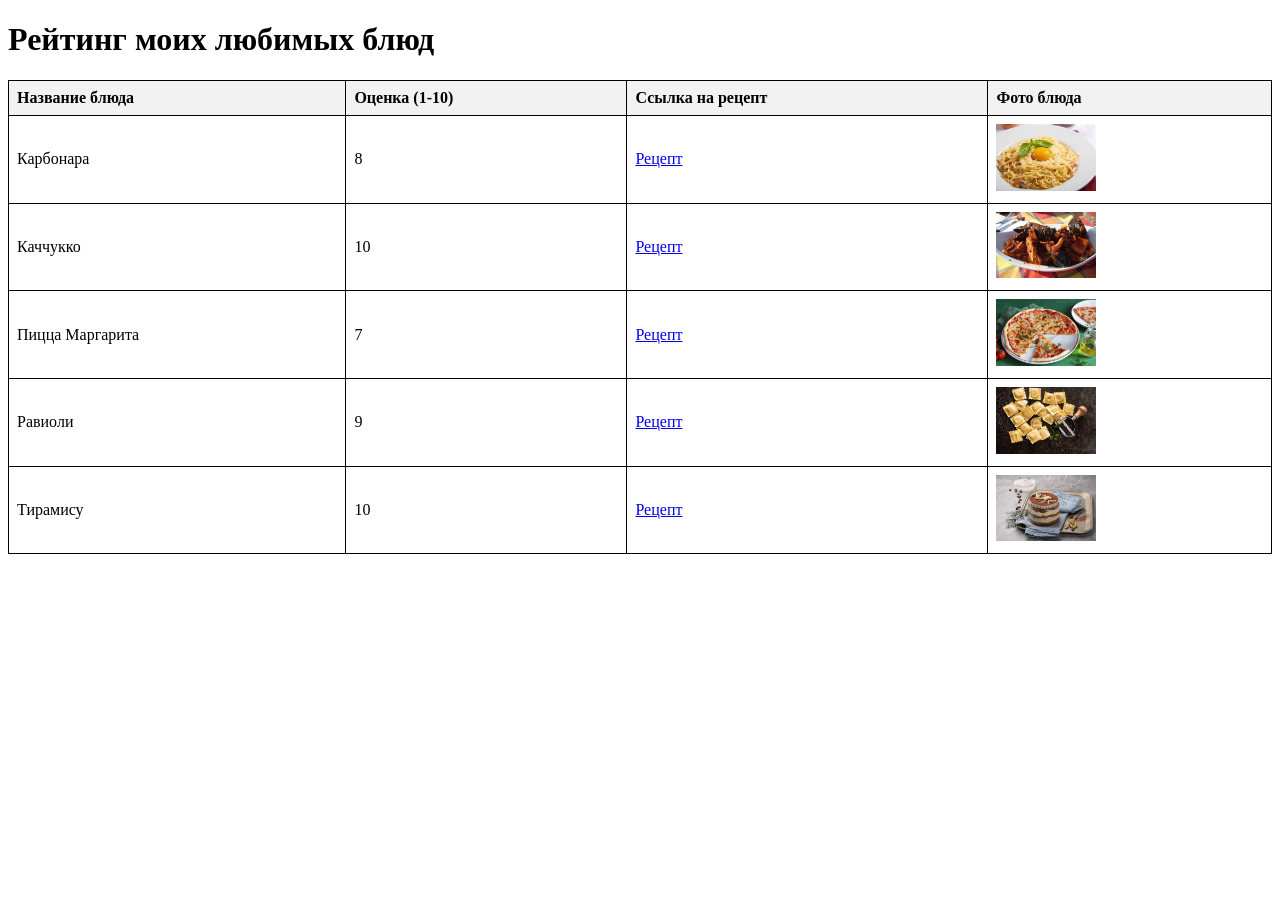
<file: templates/vd01.html>
<!DOCTYPE html>
<html lang="ru">
<head>
    <meta charset="UTF-8">
    <meta name="viewport" content="width=device-width, initial-scale=1.0">
    <title>Рейтинг блюд</title>
    <style>
        table {
            width: 100%;
            border-collapse: collapse;
        }
        th, td {
            border: 1px solid black;
            padding: 8px;
            text-align: left;
        }
        th {
            background-color: #f2f2f2;
        }
        img {
            max-width: 100%;
            height: auto;
        }
    </style>
</head>
<body>
    <!-- Заголовок страницы -->
    <h1>Рейтинг моих любимых блюд</h1>

    <!-- Таблица с рейтингом блюд -->
    <table>
        <!-- Заголовки столбцов -->
        <tr>
            <th>Название блюда</th>
            <th>Оценка (1-10)</th>
            <th>Ссылка на рецепт</th>
            <th>Фото блюда</th>
        </tr>
        <!-- Первая строка данных -->
        <tr>
            <td>Карбонара</td>
            <td>8</td>
            <td><a href="https://lafoy.ru/blyuda-italyanskoy-kuhni-recepty-1548?ysclid=meofl042ny339164509">Рецепт</a></td>
            <td><a href="https://cloud.mail.ru/public/acHD/4rHN6trkG"  target="_blank"><img src="/static/image/Карбонара.jpg" width="100" alt="Карбонара"></a></td>
        </tr>
        <!-- Вторая строка данных -->
        <tr>
            <td>Каччукко</td>
            <td>10</td>
            <td><a href="https://lafoy.ru/blyuda-italyanskoy-kuhni-recepty-1548?ysclid=meofl042ny339164509">Рецепт</a></td>
            <td><a href="https://cloud.mail.ru/public/uWXW/hL62FCieu" target="_blank"><img src="/static/image/Каччукко.jpg" width="100" alt="Каччукко"></a></td>
        </tr>
        <!-- Третья строка данных -->
        <tr>
            <td>Пицца Маргарита</td>
            <td>7</td>
            <td><a href="https://lafoy.ru/blyuda-italyanskoy-kuhni-recepty-1548?ysclid=meofl042ny339164509">Рецепт</a></td>
            <td><a href="https://cloud.mail.ru/public/XS9Z/qEYfUo7X3" target="_blank"><img src="/static/image/Пицца Маргарита.jpg" width="100" alt="Пицца Маргарита"></a></td>
        </tr>
        <!-- Четвертая строка данных -->
        <tr>
            <td>Равиоли</td>
            <td>9</td>
            <td><a href="https://lafoy.ru/blyuda-italyanskoy-kuhni-recepty-1548?ysclid=meofl042ny339164509">Рецепт</a></td>
            <td><a href="https://cloud.mail.ru/public/4qYf/W8x1v3fXc" target="_blank"><img src="/static/image/Равиоли.jpg" width="100" alt="Равиоли"></a></td>
        </tr>
        <!-- Пятая строка данных -->
        <tr>
            <td>Тирамису</td>
            <td>10</td>
            <td><a href="https://lafoy.ru/blyuda-italyanskoy-kuhni-recepty-1548?ysclid=meofl042ny339164509">Рецепт</a></td>
            <td><a href="https://cloud.mail.ru/public/jMVh/oGwXJQApG" target="_blank"><img src="/static/image/Тирамису.jpg" width="100" alt=""></a></td>
        </tr>
    </table>
</body>
</html>
</file>
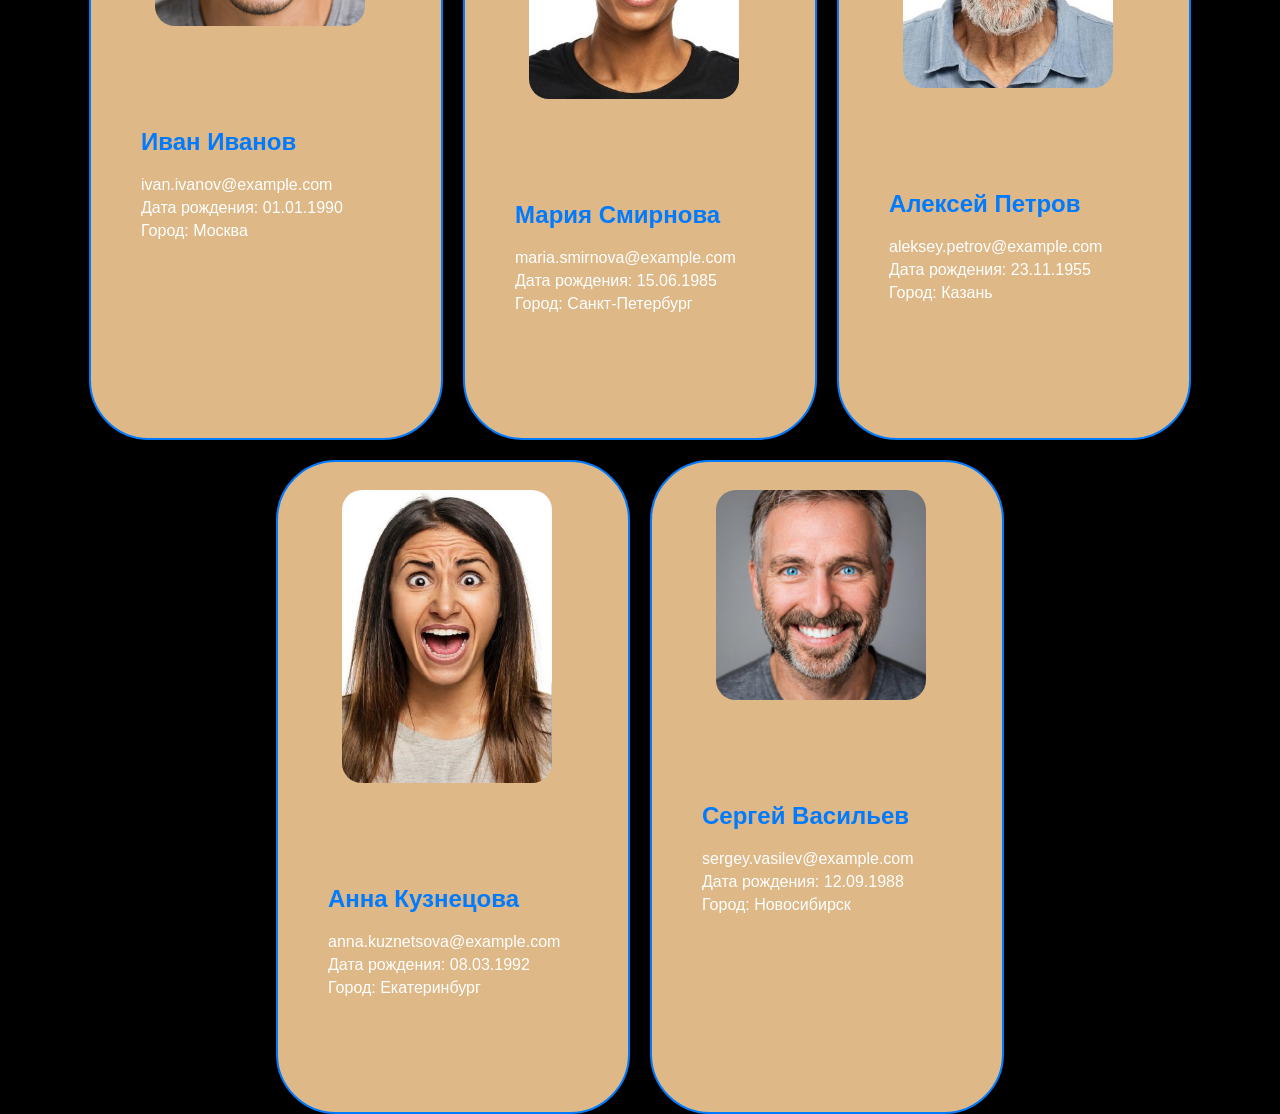
<file: templates/vd02.html>
<!DOCTYPE html>
<html lang="en">
<head>
    <meta charset="UTF-8">
    <meta name="viewport" content="width=device-width, initial-scale=1.0">
    <title>Карточки пользователей</title>
    <link rel="stylesheet" href="/static/css/style2.css">
</head>
<body>
    <div class="container">
        <div class="card">
            <div class="photo">
                <img src="/static/image/m3.jpg" width="100"  alt="User 1">
            </div>
            <div class="info">
                <h2>Иван Иванов</h2>
                <p>ivan.ivanov@example.com</p>
                <p>Дата рождения: 01.01.1990</p>
                <p>Город: Москва</p>
            </div>
        </div>
        <div class="card">
            <div class="photo">
                <img src="/static/image/w1.jpg" width="100" alt="User 2">
            </div>
            <div class="info">
                <h2>Мария Смирнова</h2>
                <p>maria.smirnova@example.com</p>
                <p>Дата рождения: 15.06.1985</p>
                <p>Город: Санкт-Петербург</p>
            </div>
        </div>
        <div class="card">
            <div class="photo">
                <img src="/static/image/m1.jpg"   alt="User 3">
            </div>
            <div class="info">
                <h2>Алексей Петров</h2>
                <p>aleksey.petrov@example.com</p>
                <p>Дата рождения: 23.11.1955</p>
                <p>Город: Казань</p>
            </div>
        </div>
        <div class="card">
            <div class="photo">
                <img src="/static/image/w2.jpg"  alt="User 4">
            </div>
            <div class="info">
                <h2>Анна Кузнецова</h2>
                <p>anna.kuznetsova@example.com</p>
                <p>Дата рождения: 08.03.1992</p>
                <p>Город: Екатеринбург</p>
            </div>
        </div>
        <div class="card">
            <div class="photo">
                <img src="/static/image/m2.jpg" alt="User 5">
            </div>
            <div class="info">
                <h2>Сергей Васильев</h2>
                <p>sergey.vasilev@example.com</p>
                <p>Дата рождения: 12.09.1988</p>
                <p>Город: Новосибирск</p>
            </div>
        </div>
    </div>
</body>
</html>
</file>
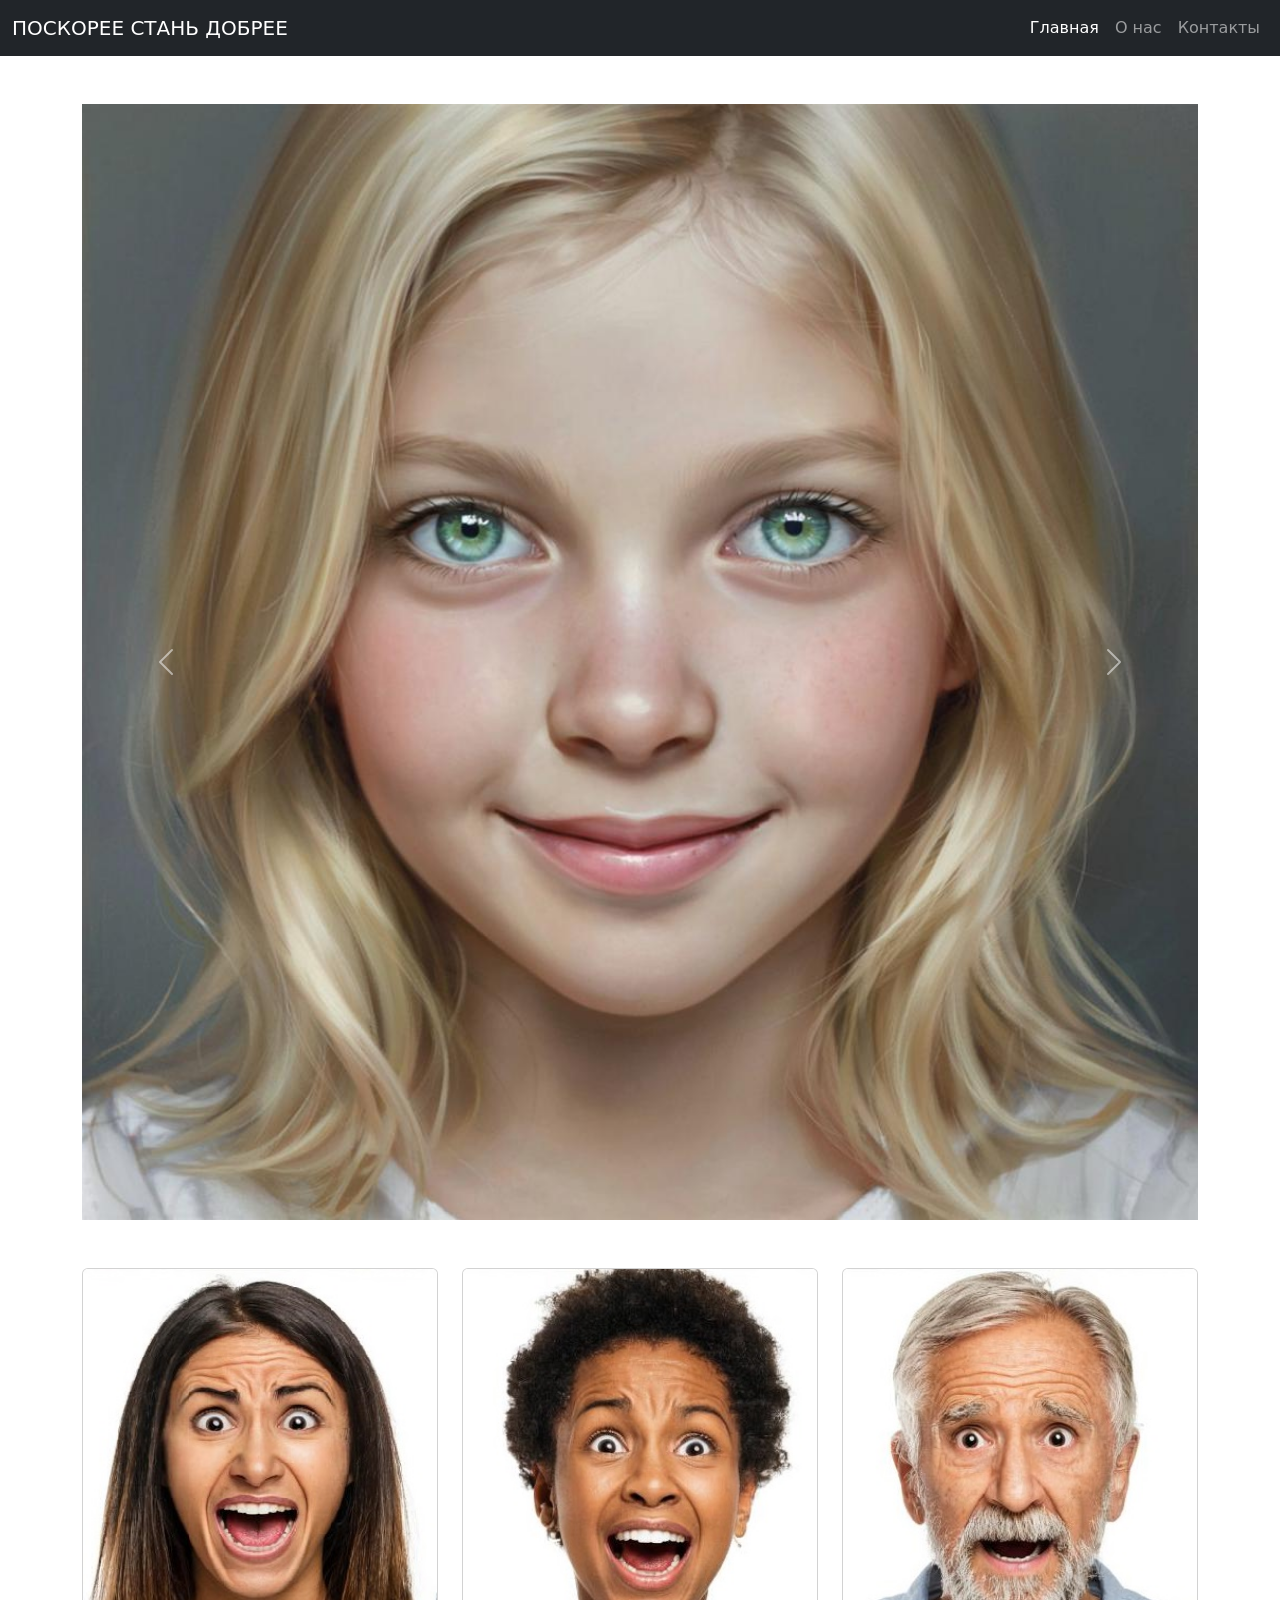
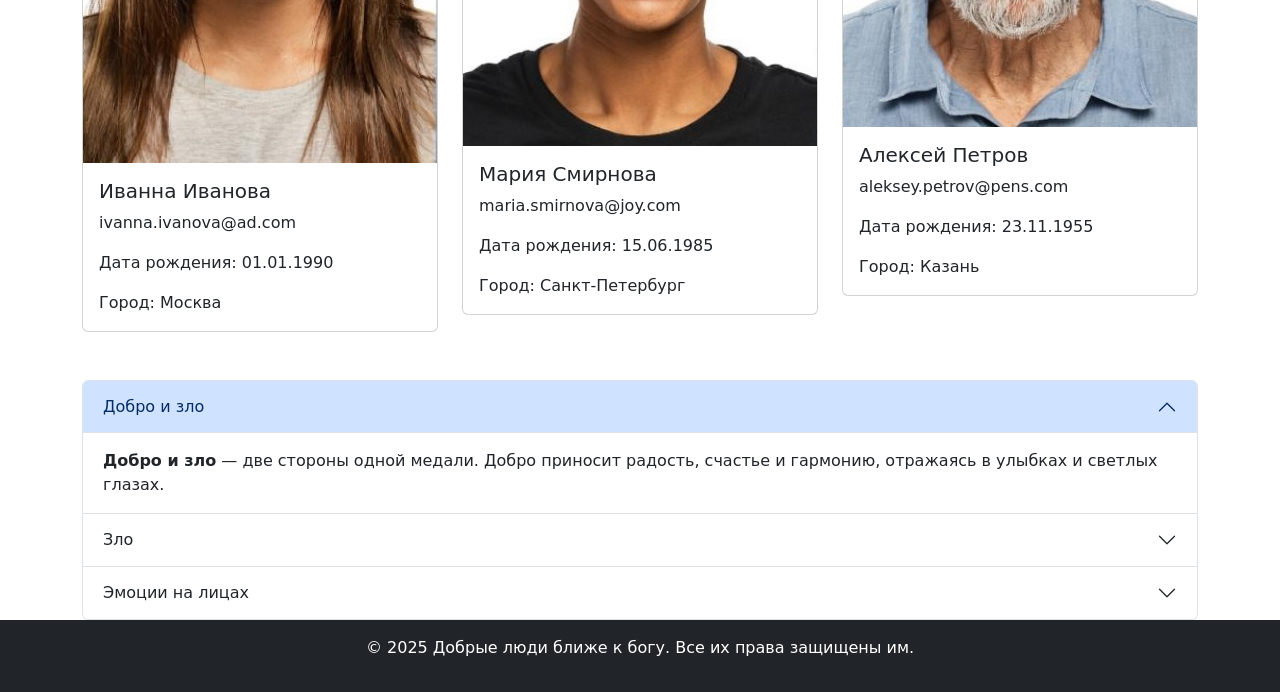
<file: templates/vd03.html>
<!DOCTYPE html>
<html lang="en">
<head>
    <meta charset="UTF-8">
    <meta name="viewport" content="width=device-width, initial-scale=1">
    <title>Bootstrap Example</title>
    <link href="https://cdn.jsdelivr.net/npm/bootstrap@5.3.3/dist/css/bootstrap.min.css" rel="stylesheet" integrity="sha384-QWTKZyjpPEjISv5WaRU9OFeRpok6YctnYmDr5pNlyT2bRjXh0JMhjY6hW+ALEwIH" crossorigin="anonymous">
</head>
<body>

    <!-- Шапка сайта -->
    <nav class="navbar navbar-expand-lg navbar-dark bg-dark">
        <div class="container-fluid">
            <a class="navbar-brand" href="#">ПОСКОРЕЕ СТАНЬ ДОБРЕЕ</a>
            <button class="navbar-toggler" type="button" data-bs-toggle="collapse" data-bs-target="#navbarNav" aria-controls="navbarNav" aria-expanded="false" aria-label="Toggle navigation">
                <span class="navbar-toggler-icon"></span>
            </button>
            <div class="collapse navbar-collapse" id="navbarNav">
                <ul class="navbar-nav ms-auto">
                    <li class="nav-item">
                        <a class="nav-link active" href="#">Главная</a>
                    </li>
                    <li class="nav-item">
                        <a class="nav-link" href="#">О нас</a>
                    </li>
                    <li class="nav-item">
                        <a class="nav-link" href="#">Контакты</a>
                    </li>
                </ul>
            </div>
        </div>
    </nav>

    <!-- Основной контент -->
    <div class="container mt-5">
        <!-- Секция слайдера -->
        <div id="carouselExampleControls" class="carousel slide" data-bs-ride="carousel">
            <div class="carousel-inner">
                <div class="carousel-item active">
                    <img src="/static/image/w3.jpg"  class="d-block w-100" alt="...">
                </div>
                <div class="carousel-item">
                    <img src="/static/image/m2.jpg" class="d-block w-100" alt="...">
                </div>
                <div class="carousel-item">
                    <img src="/static/image/m3.jpg" class="d-block w-100" alt="...">
                </div>
            </div>
            <button class="carousel-control-prev" type="button" data-bs-target="#carouselExampleControls" data-bs-slide="prev">
                <span class="carousel-control-prev-icon" aria-hidden="true"></span>
                <span class="visually-hidden">Previous</span>
            </button>
            <button class="carousel-control-next" type="button" data-bs-target="#carouselExampleControls" data-bs-slide="next">
                <span class="carousel-control-next-icon" aria-hidden="true"></span>
                <span class="visually-hidden">Next</span>
            </button>
        </div>

        <!-- Секция с карточками -->
        <div class="row mt-5">
            <div class="col-md-4">
                <div class="card">
                    <img src="/static/image/w2.jpg" class="card-img-top" alt="User 1">
                    <div class="card-body">
                        <h5 class="card-title">Иванна Иванова</h5>
                        <p class="card-text">ivanna.ivanova@ad.com</p>
                        <p class="card-text">Дата рождения: 01.01.1990</p>
                        <p class="card-text">Город: Москва</p>
                    </div>
                </div>
            </div>
            <div class="col-md-4">
                <div class="card">
                    <img src="/static/image/w1.jpg" class="card-img-top" alt="User 2">
                    <div class="card-body">
                        <h5 class="card-title">Мария Смирнова</h5>
                        <p class="card-text">maria.smirnova@joy.com</p>
                        <p class="card-text">Дата рождения: 15.06.1985</p>
                        <p class="card-text">Город: Санкт-Петербург</p>
                    </div>
                </div>
            </div>
            <div class="col-md-4">
                <div class="card">
                    <img src="/static/image/m1.jpg" class="card-img-top" alt="User 3">
                    <div class="card-body">
                        <h5 class="card-title">Алексей Петров</h5>
                        <p class="card-text">aleksey.petrov@pens.com</p>
                        <p class="card-text">Дата рождения: 23.11.1955</p>
                        <p class="card-text">Город: Казань</p>
                    </div>
                </div>
            </div>
        </div>

        <!-- Секция аккордеона -->
        <div class="accordion mt-5" id="accordionExample">
            <div class="accordion-item">
                <h2 class="accordion-header" id="headingOne">
                    <button class="accordion-button" type="button" data-bs-toggle="collapse" data-bs-target="#collapseOne" aria-expanded="true" aria-controls="collapseOne">
                        Добро и зло
                    </button>
                </h2>
                <div id="collapseOne" class="accordion-collapse collapse show" aria-labelledby="headingOne" data-bs-parent="#accordionExample">
                    <div class="accordion-body">
                        <strong>Добро и зло</strong>  — две стороны одной медали. Добро приносит радость, счастье и гармонию, отражаясь в улыбках и светлых глазах.
                    </div>
                </div>
            </div>
            <div class="accordion-item">
                <h2 class="accordion-header" id="headingTwo">
                    <button class="accordion-button collapsed" type="button" data-bs-toggle="collapse" data-bs-target="#collapseTwo" aria-expanded="false" aria-controls="collapseTwo">
                        Зло
                    </button>
                </h2>
                <div id="collapseTwo" class="accordion-collapse collapse" aria-labelledby="headingTwo" data-bs-parent="#accordionExample">
                    <div class="accordion-body">
                        <strong>Зло</strong> , напротив, вызывает страх, боль и страдания, оставляя следы на лицах в виде морщин и печали.
                    </div>
                </div>
            </div>
            <div class="accordion-item">
                <h2 class="accordion-header" id="headingThree">
                    <button class="accordion-button collapsed" type="button" data-bs-toggle="collapse" data-bs-target="#collapseThree" aria-expanded="false" aria-controls="collapseThree">
                        Эмоции на лицах
                    </button>
                </h2>
                <div id="collapseThree" class="accordion-collapse collapse" aria-labelledby="headingThree" data-bs-parent="#accordionExample">
                    <div class="accordion-body">
                        <strong>Эмоции на лицах</strong>  — это зеркало души, показывающее, что внутри нас живет добро или зло. Эмоции на лицах — это не просто мимолетные выражения, а глубокие отражения внутреннего мира человека. Улыбка может согреть сердце, а взгляд, полный грусти, передать всю глубину пережитого. Лицо — это книга, в которой можно прочитать историю жизни, наполненную радостью, болью, надеждой и отчаянием.
                    </div>
                </div>
            </div>
        </div>
    </div>

    <!-- Футер -->
    <footer class="bg-dark text-white text-center py-3">
        <div class="container">
            <p>© 2025 Добрые люди ближе к богу. Все их права защищены им.</p>
        </div>
    </footer>

    <script src="https://cdn.jsdelivr.net/npm/bootstrap@5.3.3/dist/js/bootstrap.bundle.min.js" integrity="sha384-YvpcrYf0tY3lHB60NNkmXc5s9fDVZLESaAA55NDzOxhy9GkcIdslK1eN7N6jIeHz" crossorigin="anonymous"></script>
</body>
</html>
</file>
<file: style2.css>
body {
    background-color: #000;
    color: white;
    font-family: Arial, sans-serif;
    display: flex;
    justify-content: center;
    align-items: center;
    height: 100vh;
    margin: 0;
}

.container {
    display: flex;
    flex-wrap: wrap;
    justify-content: center;
    gap: 20px;
}

.card {
    background-color: burlywood;
    border: 2px solid #007BFF;
    border-radius: 10px;
    overflow: hidden;
    height: 650px;
    border-radius: 60px;
    width: 350px;
    transition: transform 0.3s ease;
}

.card:hover {
    transform: scale(1.05);
}

.photo {
    width: 60%;

    padding: 28px;
}

.info {
    padding: 50px;
    height: 40%;
}

img {
    position: relative;
    left: 17%;
    border-radius: 20px;
    width: 100%;
    height: auto;
}

h2 {
    color: #007BFF;
}

p {
    margin: 5px 0;
}
</file>
<file: static/css/style2.css>
body {
    background-color: #000;
    color: white;
    font-family: Arial, sans-serif;
    display: flex;
    justify-content: center;
    align-items: center;
    height: 100vh;
    margin: 0;
}

.container {
    display: flex;
    flex-wrap: wrap;
    justify-content: center;
    gap: 20px;
}

.card {
    background-color: burlywood;
    border: 2px solid #007BFF;
    border-radius: 10px;
    overflow: hidden;
    height: 650px;
    border-radius: 60px;
    width: 350px;
    transition: transform 0.3s ease;
}

.card:hover {
    transform: scale(1.05);
}

.photo {
    width: 60%;

    padding: 28px;
}

.info {
    padding: 50px;
    height: 40%;
}

img {
    position: relative;
    left: 17%;
    border-radius: 20px;
    width: 100%;
    height: auto;
}

h2 {
    color: #007BFF;
}

p {
    margin: 5px 0;
}
</file>
